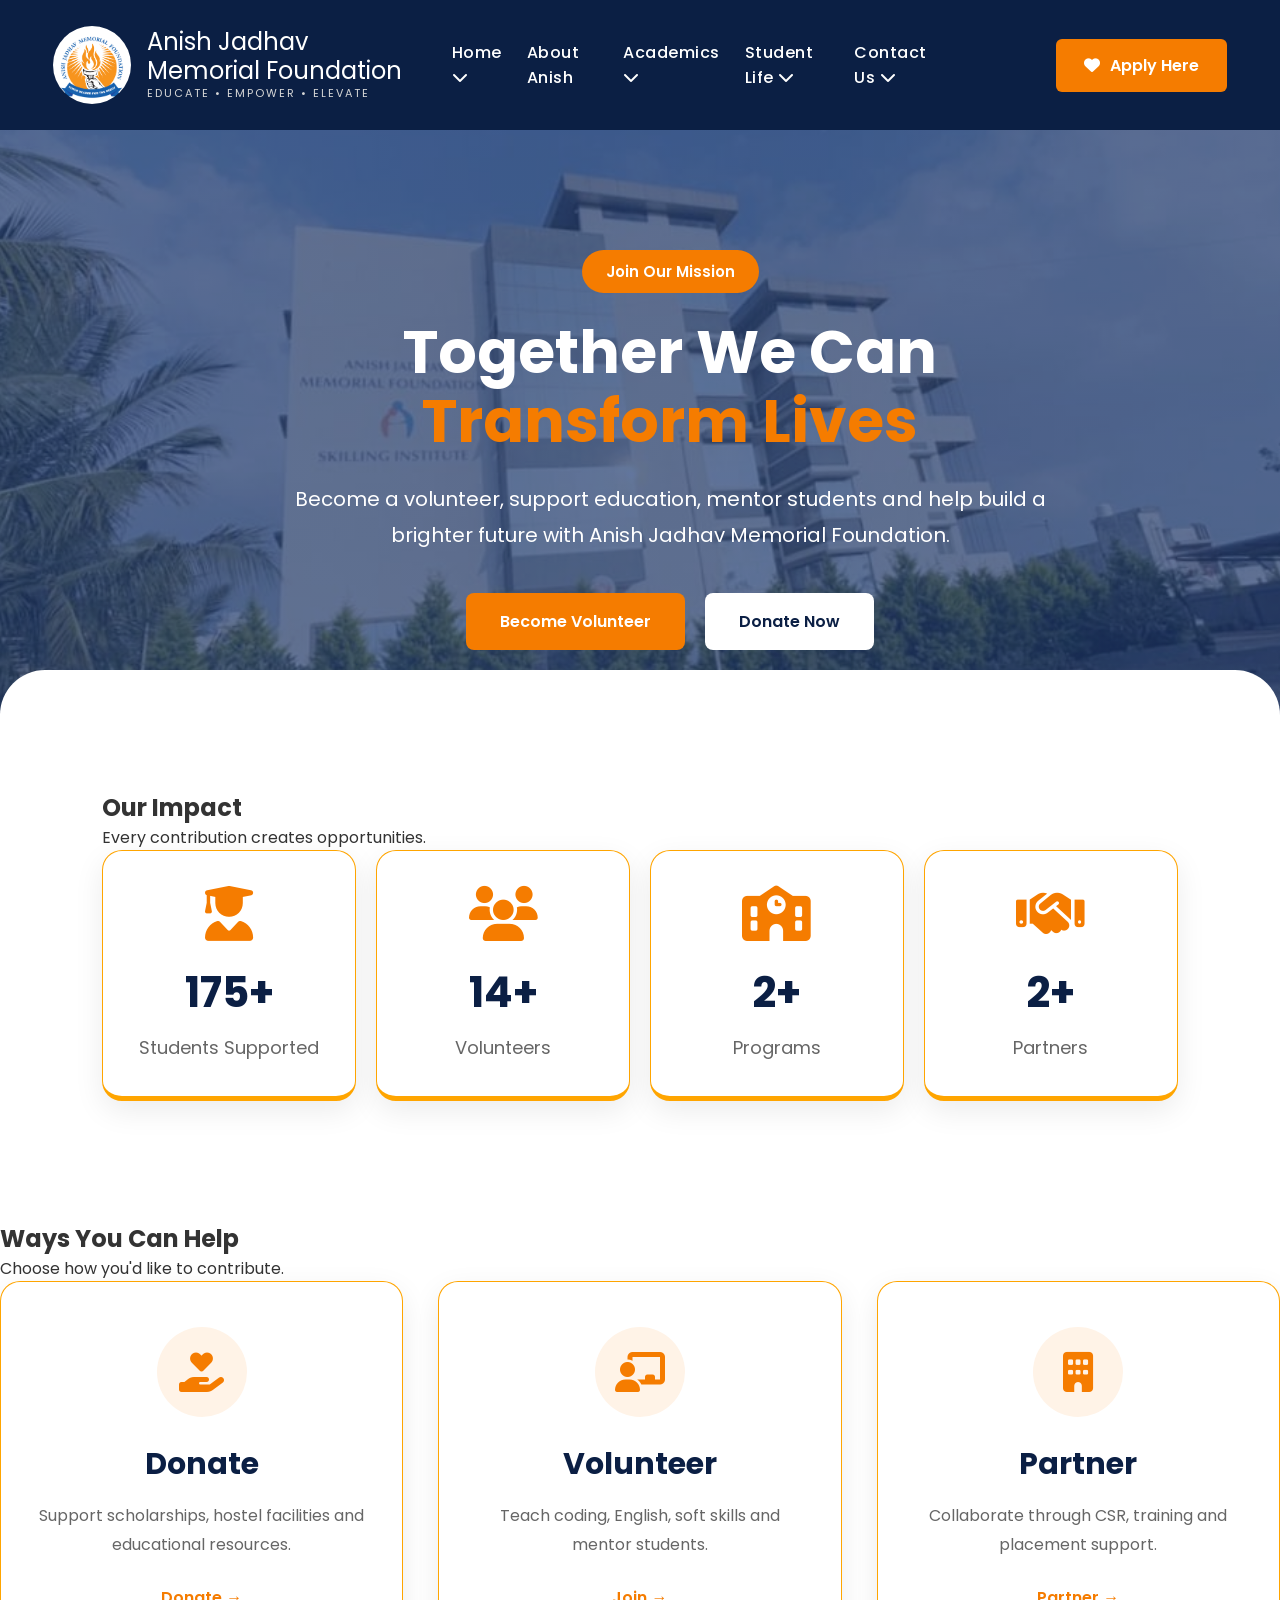
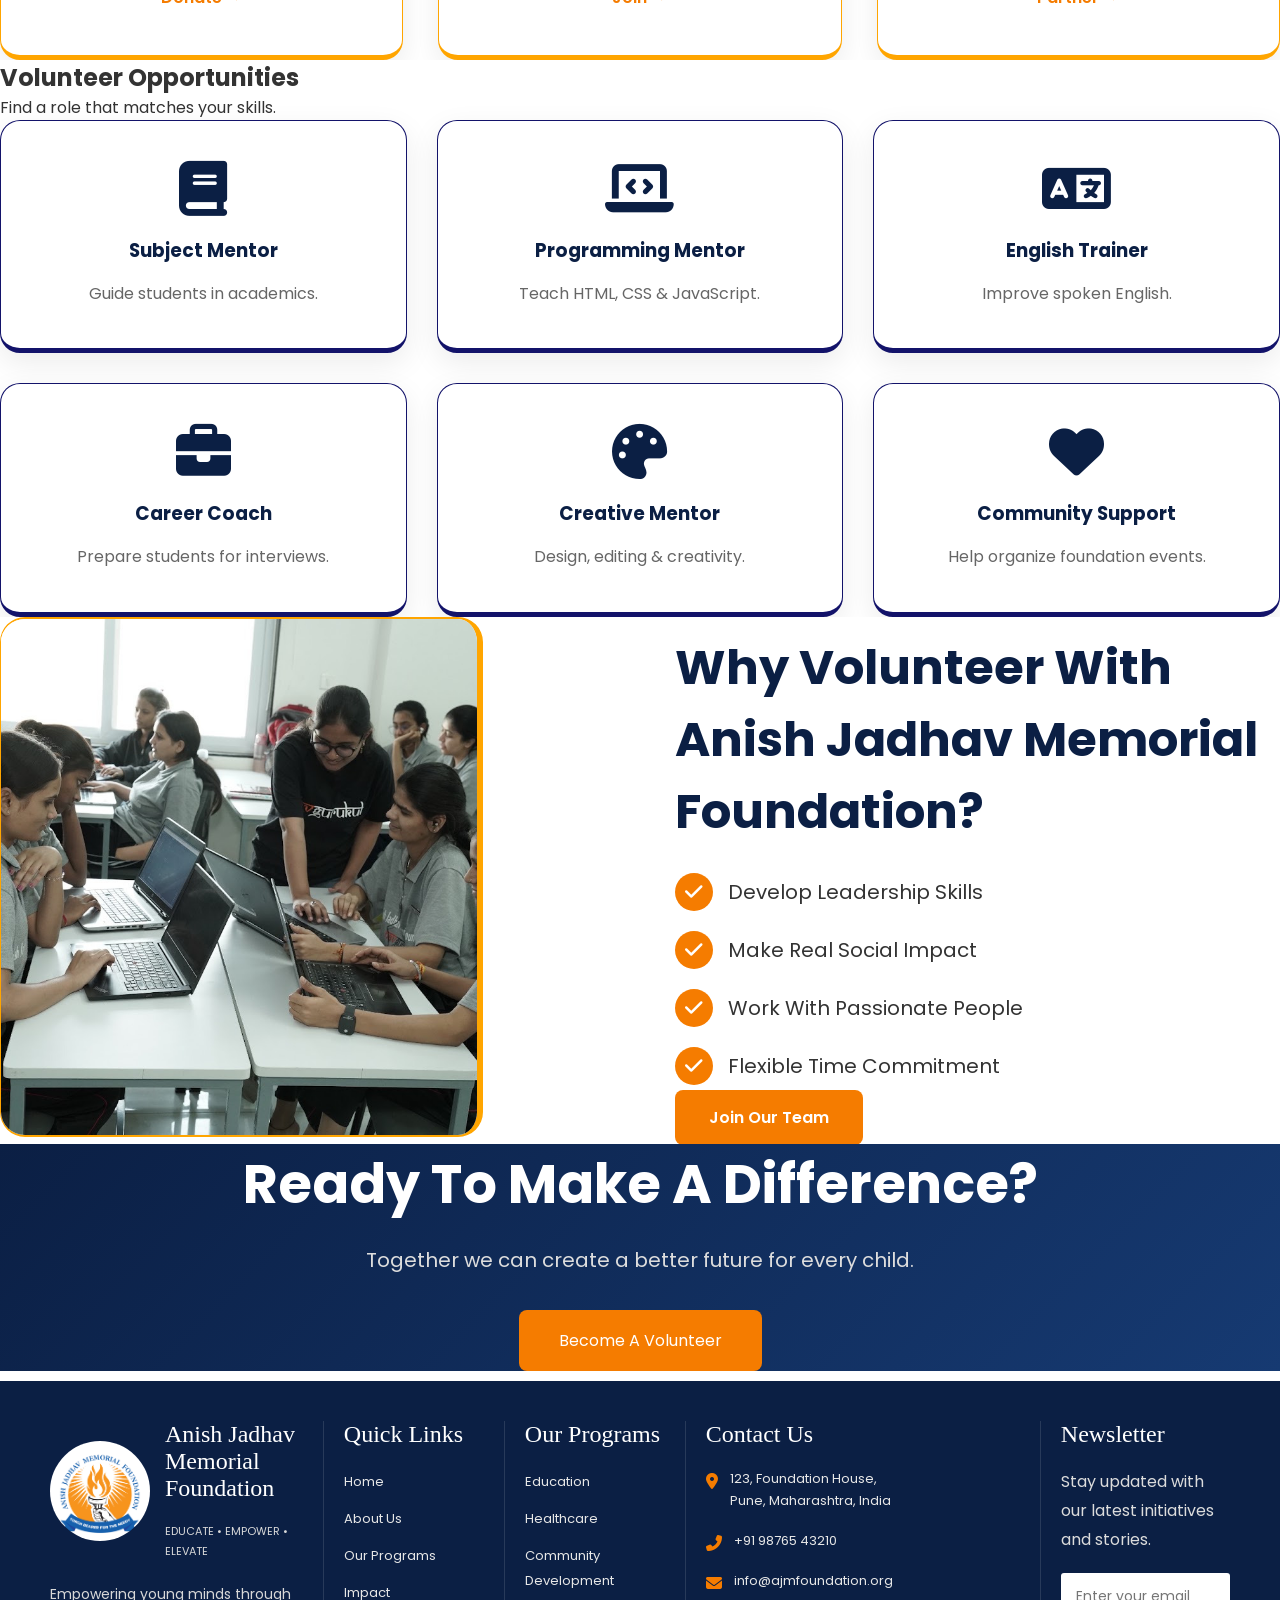
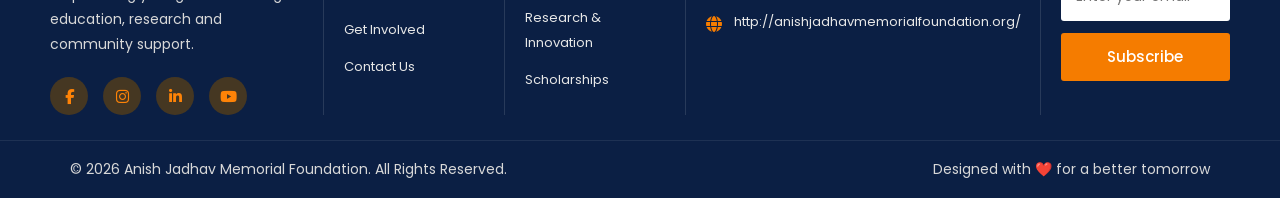
<file: contact.html>
<!DOCTYPE html>
<html lang="en">
<head>
    <meta charset="UTF-8">
    <meta name="viewport" content="width=device-width, initial-scale=1.0">
    <title>Anish Jadhav Memorial Foundation</title>

    <link rel="stylesheet" href="contact.css">

       <!-- Google Font -->
    <link href="https://fonts.googleapis.com/css2?family=Poppins:wght@300;400;500;600;700&display=swap" rel="stylesheet">

    <!-- Font Awesome -->
    <link rel="stylesheet"
    href="https://cdnjs.cloudflare.com/ajax/libs/font-awesome/6.5.1/css/all.min.css">
</head>
   
    <!---  HEADER  --->

    <header class="header">
        <div class="container">

            <div class="logo-area">

                <img src="logo.jpeg" alt="AJMF Logo">
 
                <div class="logo-content">
                    <h2>Anish Jadhav <br> Memorial Foundation</h2>
                    <p>EDUCATE • EMPOWER • ELEVATE</p>
                </div>
            </div>

            <!-- 1. HAMBURGER ICON (YAHAN ADD KIYA HAI - Mobile view ke liye 3 lines) -->
        <div class="hamburger-menu" id="hamburgerBtn">
            <i class="fa-solid fa-bars"></i>
        </div>

       <nav class="navbar" id="navMenu">
    <ul>

    <!-- HOME -->
    <li class="dropdown">
        <a href="index.html">
            Home <i class="fa-solid fa-chevron-down"></i>
        </a>

        <ul class="dropdown-menu">
            <li><a href="mission.html#mission">Mission & Vision</a></li>
        </ul>
    </li>

    <!-- ABOUT ANISH -->
    <li>
        <a href="About.html">About Anish</a>
    </li>

    <!-- ACADEMICS -->
    <li class="dropdown">
        <a href="#">
            Academics <i class="fa-solid fa-chevron-down"></i>
        </a>

        <ul class="dropdown-menu">
            <li><a href="programs.html">Our Programs</a></li>
            <li><a href="padagogy.html">Pedagogy</a></li>
            <li><a href="campusled.html">Student-Led Campus</a></li>
            <li><a href="A_day.html">A Day At Campus</a></li>
        </ul>
    </li>

    <!-- STUDENT LIFE -->
    <li class="dropdown">
        <a href="#">
            Student Life <i class="fa-solid fa-chevron-down"></i>
        </a>

        <ul class="dropdown-menu">
            <li><a href="gallery.html">Gallery</a></li>
            <li><a href="events.html">Events</a></li>
            <li><a href="facility.html">Campus & Facilities</a></li>
            <li><a href="success.html">Success Stories</a></li>
        </ul>
    </li>

    <!-- CONTACT -->
    <li class="dropdown">
        <a href="#">
            Contact Us <i class="fa-solid fa-chevron-down"></i>
        </a>

        <ul class="dropdown-menu">
            <li><a href="contact.html">Get Involved</a></li>
            <li><a href="apply.html">Apply Now</a></li>
            <li><a href="donate.html">Donate Now</a></li>
        </ul>
    </li>

</ul>

<!-- Apply Here button mobile menu ke andar bhi access ho payega -->

            <a href="https://admissions.navgurukul.org/students/" class="donate-btn mobile-only-btn">
                <i class="fa-solid fa-heart"></i>
                Apply Here
            </a>          
</nav>

<!-- Desktop Apply Button -->
        <a href="https://admissions.navgurukul.org/students/" class="donate-btn desktop-only-btn">
            <i class="fa-solid fa-heart"></i>
            Apply Here
        </a>


        </div>
    </header>



<!-- ================= HERO ================= -->

<section class="hero">

    <!-- Background Image -->
    <div class="hero-bg"></div>

    <!-- Dark Overlay -->
    <div class="hero-overlay"></div>

    <!-- Content -->
    <div class="hero-content">

        <span class="hero-tag">
            Join Our Mission
        </span>

        <h1>
            Together We Can <br>
            <span>Transform Lives</span>
        </h1>

        <p>
            Become a volunteer, support education,
            mentor students and help build a brighter
            future with Anish Jadhav Memorial Foundation.
        </p>

        <div class="hero-buttons">

            <a href="#" class="btn-orange">
                Become Volunteer
            </a>

            <a href="#" class="btn-white">
                Donate Now
            </a>

        </div>

    </div>

</section>


<div class="hero-space"></div>


<!-- ================= IMPACT ================= -->

<section class="impact">

<div class="section-title">

<h2>Our Impact</h2>

<p>
Every contribution creates opportunities.
</p>

</div>

<div class="impact-container">

<div class="impact-card">

<i class="fa-solid fa-user-graduate"></i>

<h3 class="counter" data-target="600">
0
</h3>

<p>Students Supported</p>

</div>


<div class="impact-card">

<i class="fa-solid fa-users"></i>

<h3 class="counter" data-target="50">
0
</h3>

<p>Volunteers</p>

</div>


<div class="impact-card">

<i class="fa-solid fa-school"></i>

<h3 class="counter" data-target="7">
0
</h3>

<p>Programs</p>

</div>


<div class="impact-card">

<i class="fa-solid fa-handshake"></i>

<h3 class="counter" data-target="10">
0
</h3>

<p>Partners</p>

</div>

</div>

</section>





<!-- ================= WAYS ================= -->

<section class="ways">

<div class="section-title">

<h2>Ways You Can Help</h2>

<p>
Choose how you'd like to contribute.
</p>

</div>


<div class="ways-container">


<div class="way-card">

<div class="icon">

<i class="fa-solid fa-hand-holding-heart"></i>

</div>

<h3>Donate</h3>

<p>

Support scholarships, hostel facilities
and educational resources.

</p>

<a href="#">
Donate →
</a>

</div>



<div class="way-card">

<div class="icon">

<i class="fa-solid fa-chalkboard-user"></i>

</div>

<h3>Volunteer</h3>

<p>

Teach coding, English,
soft skills and mentor students.

</p>

<a href="#">
Join →
</a>

</div>



<div class="way-card">

<div class="icon">

<i class="fa-solid fa-building"></i>

</div>

<h3>Partner</h3>

<p>

Collaborate through CSR,
training and placement support.

</p>

<a href="#">
Partner →
</a>

</div>

</div>

</section>






<!-- ================= VOLUNTEER ROLES ================= -->

<section class="roles">

<div class="section-title">

<h2>Volunteer Opportunities</h2>

<p>
Find a role that matches your skills.
</p>

</div>


<div class="roles-grid">

<div class="role-card">

<i class="fa-solid fa-book"></i>

<h3>Subject Mentor</h3>

<p>
Guide students in academics.
</p>

</div>



<div class="role-card">

<i class="fa-solid fa-laptop-code"></i>

<h3>Programming Mentor</h3>

<p>
Teach HTML, CSS & JavaScript.
</p>

</div>



<div class="role-card">

<i class="fa-solid fa-language"></i>

<h3>English Trainer</h3>

<p>
Improve spoken English.
</p>

</div>



<div class="role-card">

<i class="fa-solid fa-briefcase"></i>

<h3>Career Coach</h3>

<p>
Prepare students for interviews.
</p>

</div>



<div class="role-card">

<i class="fa-solid fa-palette"></i>

<h3>Creative Mentor</h3>

<p>
Design, editing & creativity.
</p>

</div>



<div class="role-card">

<i class="fa-solid fa-heart"></i>

<h3>Community Support</h3>

<p>
Help organize foundation events.
</p>

</div>

</div>

</section>






<!-- ================= WHY JOIN ================= -->

<section class="why-join">

<div class="why-image">

<img src="valunteer.jpeg" alt="Volunteer">

</div>


<div class="why-content">

<h2>

Why Volunteer
With Anish Jadhav Memorial Foundation?

</h2>

<ul>

<li>
<i class="fa-solid fa-check"></i>

Develop Leadership Skills

</li>

<li>

<i class="fa-solid fa-check"></i>

Make Real Social Impact

</li>

<li>

<i class="fa-solid fa-check"></i>

Work With Passionate People

</li>

<li>

<i class="fa-solid fa-check"></i>

Flexible Time Commitment

</li>

</ul>

<a href="#"
class="btn-orange">

Join Our Team

</a>

</div>

</section>






<!-- ================= CTA ================= -->

<section class="cta">

<h2>

Ready To Make
A Difference?

</h2>

<p>

Together we can create
a better future for every child.

</p>

<a href="#">
Become A Volunteer
</a>

</section>



<!-- ================= FOOTER ================= -->

    <footer class="footer">
    <div class="footer-container">

        <!-- Column 1 -->
        <div class="footer-col foundation">
            <div class="logo-box">
                <img src="../logo.jpeg" alt="AJMF Logo">

          <div class="footer-logo-content">

        <h3>Anish Jadhav <br> Memorial Foundation</h3>

        <h5>EDUCATE • EMPOWER • ELEVATE</h5>

    </div>

            </div>

            <p class="foundation-text">
                Empowering young minds through education,
                research and community support.
            </p>

            <div class="social-icons">
                <a href="#"><i class="fab fa-facebook-f"></i></a>
                <a href="#"><i class="fab fa-instagram"></i></a>
                <a href="#"><i class="fab fa-linkedin-in"></i></a>
                <a href="#"><i class="fab fa-youtube"></i></a>
            </div>
        </div>

        <!-- Column 2 -->
        <div class="footer-col">
            <h3>Quick Links</h3>

            <ul>
                <li><a href="#">Home</a></li>
                <li><a href="#">About Us</a></li>
                <li><a href="#">Our Programs</a></li>
                <li><a href="#">Impact</a></li>
                <li><a href="#">Get Involved</a></li>
                <li><a href="#">Contact Us</a></li>
            </ul>
        </div>

        <!-- Column 3 -->
        <div class="footer-col">
            <h3>Our Programs</h3>

            <ul>
                <li><a href="#">Education</a></li>
                <li><a href="#">Healthcare</a></li>
                <li><a href="#">Community Development</a></li>
                <li><a href="#">Research & Innovation</a></li>
                <li><a href="#">Scholarships</a></li>
            </ul>
        </div>

        <!-- Column 4 -->
        <div class="footer-col contact">
            <h3>Contact Us</h3>

            <p>
                <i class="fas fa-map-marker-alt"></i>
                123, Foundation House,<br>
                Pune, Maharashtra, India
            </p>

            <p>
                <i class="fas fa-phone-alt"></i>
                +91 98765 43210
            </p>

            <p>
                <i class="fas fa-envelope"></i>
                info@ajmfoundation.org
            </p>

            <p>
                <i class="fas fa-globe"></i>
                http://anishjadhavmemorialfoundation.org/
            </p> 
        </div>

        <!-- Column 5 -->
        <div class="footer-col newsletter">
            <h3>Newsletter</h3>

            <p>
                Stay updated with our latest
                initiatives and stories.
            </p>

            <form>
                <input
                    type="email"
                    placeholder="Enter your email"
                >
                <button type="submit">
                    Subscribe
                </button>
            </form>
        </div>

    </div>

    <div class="footer-bottom">
        <p>
            © 2026 Anish Jadhav Memorial Foundation.
            All Rights Reserved.
        </p>

        <p>
            Designed with ❤️ for a better tomorrow
        </p>
    </div>
</footer>


<script src="contact.js"></script>

</body>
</html>
</file>
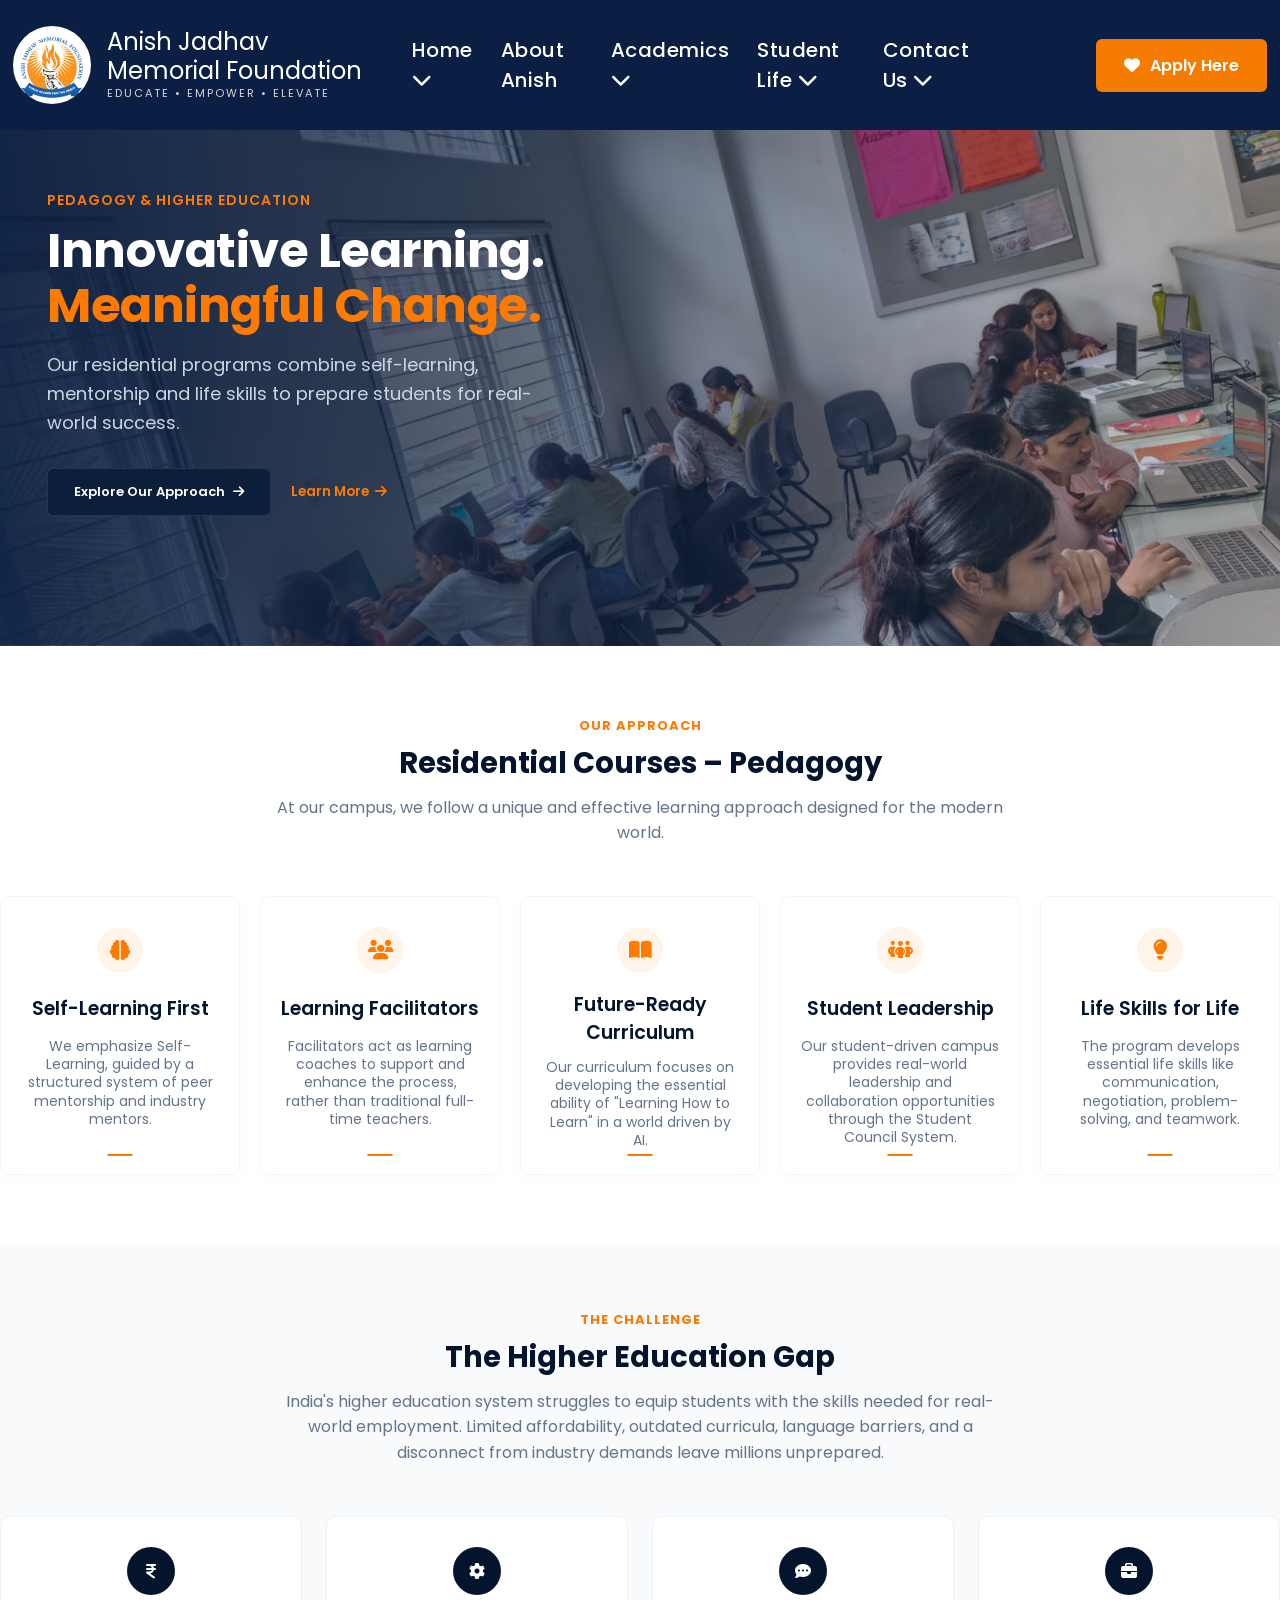
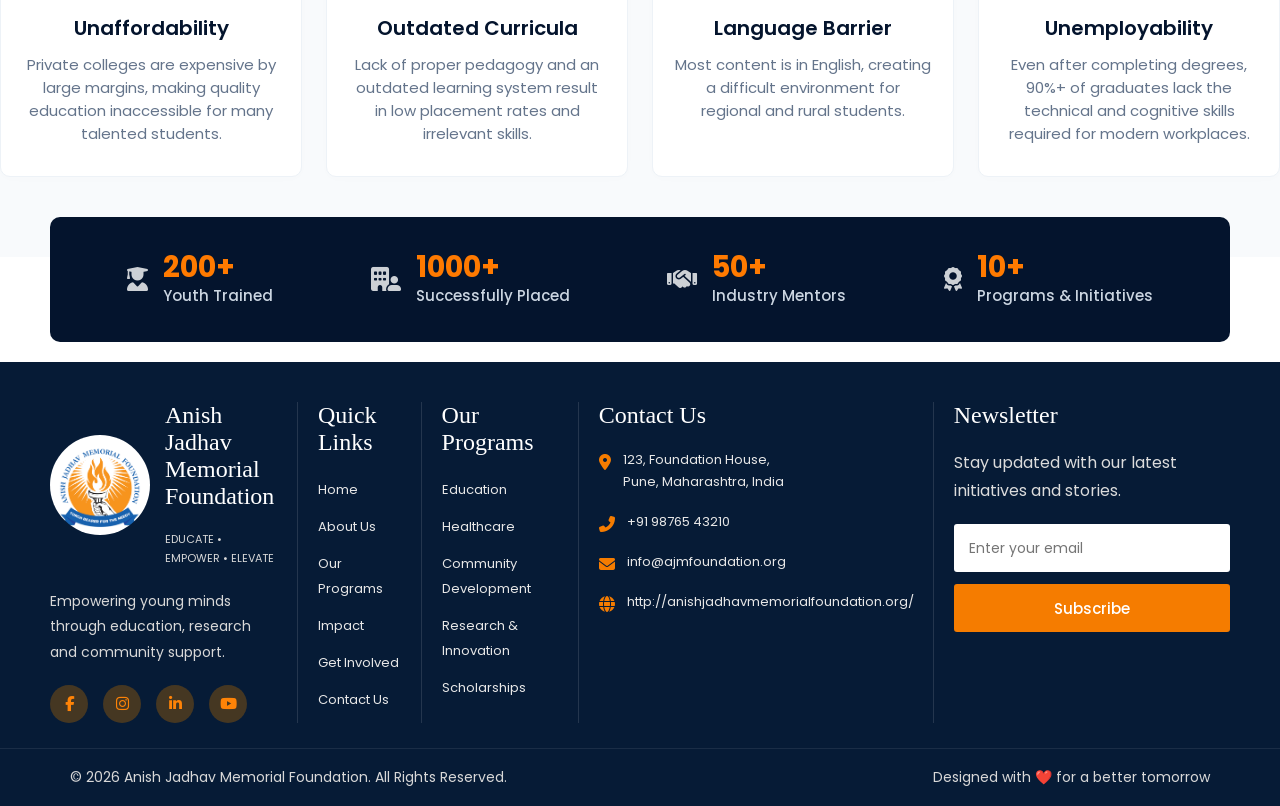
<file: padagogy.html>
<!DOCTYPE html>
<html lang="en">
<head>
    <meta charset="UTF-8">
    <meta name="viewport" content="width=device-width, initial-scale=1.0">
    <title>Anish Jadhav Memorial Foundation</title>

    <link rel="stylesheet" href="padagogy.css">

       <!-- Google Font -->
    <link href="https://fonts.googleapis.com/css2?family=Poppins:wght@300;400;500;600;700&display=swap" rel="stylesheet">

    <!-- Font Awesome -->
    <link rel="stylesheet"
    href="https://cdnjs.cloudflare.com/ajax/libs/font-awesome/6.5.1/css/all.min.css">
</head>
   
    <!---  HEADER  --->

    <header class="header">
        <div class="container">

            <div class="logo-area">

                <img src="logo.jpeg" alt="AJMF Logo">
 
                <div class="logo-content">
                    <h2>Anish Jadhav <br> Memorial Foundation</h2>
                    <p>EDUCATE • EMPOWER • ELEVATE</p>
                </div>
            </div>

            <!-- 1. HAMBURGER ICON (YAHAN ADD KIYA HAI - Mobile view ke liye 3 lines) -->
        <div class="hamburger-menu" id="hamburgerBtn">
            <i class="fa-solid fa-bars"></i>
        </div>

       <nav class="navbar" id="navMenu">
    <ul>

    <!-- HOME -->
    <li class="dropdown">
        <a href="index.html">
            Home <i class="fa-solid fa-chevron-down"></i>
        </a>

        <ul class="dropdown-menu">
            <li><a href="mission.html#mission">Mission & Vision</a></li>
        </ul>
    </li>

    <!-- ABOUT ANISH -->
    <li>
        <a href="About.html">About Anish</a>
    </li>

    <!-- ACADEMICS -->
    <li class="dropdown">
        <a href="#">
            Academics <i class="fa-solid fa-chevron-down"></i>
        </a>

        <ul class="dropdown-menu">
            <li><a href="programs.html">Our Programs</a></li>
            <li><a href="padagogy.html">Pedagogy</a></li>
            <li><a href="campusled.html">Student-Led Campus</a></li>
            <li><a href="A_day.html">A Day At Campus</a></li>
        </ul>
    </li>

    <!-- STUDENT LIFE -->
    <li class="dropdown">
        <a href="#">
            Student Life <i class="fa-solid fa-chevron-down"></i>
        </a>

        <ul class="dropdown-menu">
            <li><a href="gallery.html">Gallery</a></li>
            <li><a href="events.html">Events</a></li>
            <li><a href="facility.html">Campus & Facilities</a></li>
            <li><a href="success.html">Success Stories</a></li>
        </ul>
    </li>

    <!-- CONTACT -->
    <li class="dropdown">
        <a href="#">
            Contact Us <i class="fa-solid fa-chevron-down"></i>
        </a>

        <ul class="dropdown-menu">
            <li><a href="contact.html">Get Involved</a></li>
            <li><a href="apply.html">Apply Now</a></li>
            <li><a href="donate.html">Donate Now</a></li>
        </ul>
    </li>

</ul>

<!-- Apply Here button mobile menu ke andar bhi access ho payega -->

            <a href="https://admissions.navgurukul.org/students/" class="donate-btn mobile-only-btn">
                <i class="fa-solid fa-heart"></i>
                Apply Here
            </a>          
</nav>

<!-- Desktop Apply Button -->
        <a href="https://admissions.navgurukul.org/students/" class="donate-btn desktop-only-btn">
            <i class="fa-solid fa-heart"></i>
            Apply Here
        </a>


        </div>
    </header>
   

<!--================ HERO ================-->

<section class="hero-pedagogy-section">

        <div class="hero-wrapper-grid">

            <div class="hero-info-left">

                <span class="hero-tagline">PEDAGOGY & HIGHER EDUCATION</span>

                <h1 class="hero-display-title">
                    Innovative Learning.<br>
                    <span class="orange-text">Meaningful Change.</span>
                </h1>
                <p class="hero-description-para">
                    Our residential programs combine self-learning, mentorship and life skills to prepare students for real-world success.
                </p>
                <div class="hero-cta-flex-row">
                    <a href="#" class="btn-dark-pill">Explore Our Approach <i class="fa-solid fa-arrow-right"></i></a>
                    <a href="#" class="btn-link-orange">Learn More <i class="fa-solid fa-arrow-right"></i></a>
                </div>
            </div>
        
        </div>
        <!-- <div class="wave-divider-bottom">
            <svg data-name="Layer 1" xmlns="http://www.w3.org/2000/svg" viewBox="0 0 1200 120" preserveAspectRatio="none">
                <path d="M0,0V46.29c47.79,22.2,103.59,32.17,158,28,70.36-5.37,136.33-33.31,206.8-37.5C438.64,32.43,512.34,53.67,583,72.05c69.27,18,138.3,24.88,209.4,13.08,36.15-6,69.85-17.84,104.45-29.34C989.49,25,1113-14.29,1200,42.4V0Z" class="shape-fill"></path>
            </svg> -->
        </div>
    </section>



<!--=========================
        CHALLENGE
==========================-->

<section class="residential-pedagogy-section">
        <div class="global-container">
            <div class="centered-section-heading">
                <span class="section-micro-tag">OUR APPROACH</span>
                <h2>Residential Courses – Pedagogy</h2>
                <p>At our campus, we follow a unique and effective learning approach designed for the modern world.</p>
            </div>

            <div class="five-columns-row-grid">
                
                <div class="approach-pillar-card">
                    <div class="pillar-icon-box orange-bg">
                        <i class="fa-solid fa-brain"></i>
                    </div>
                    <h3>Self-Learning First</h3>
                    <p>We emphasize Self-Learning, guided by a structured system of peer mentorship and industry mentors.</p>
                    <div class="card-bottom-accent-line"></div>
                </div>

                <div class="approach-pillar-card">
                    <div class="pillar-icon-box orange-bg">
                        <i class="fa-solid fa-users"></i>
                    </div>
                    <h3>Learning Facilitators</h3>
                    <p>Facilitators act as learning coaches to support and enhance the process, rather than traditional full-time teachers.</p>
                    <div class="card-bottom-accent-line"></div>
                </div>

                <div class="approach-pillar-card">
                    <div class="pillar-icon-box orange-bg">
                        <i class="fa-solid fa-book-open"></i>
                    </div>
                    <h3>Future-Ready Curriculum</h3>
                    <p>Our curriculum focuses on developing the essential ability of "Learning How to Learn" in a world driven by AI.</p>
                    <div class="card-bottom-accent-line"></div>
                </div>

                <div class="approach-pillar-card">
                    <div class="pillar-icon-box orange-bg">
                        <i class="fa-solid fa-people-group"></i>
                    </div>
                    <h3>Student Leadership</h3>
                    <p>Our student-driven campus provides real-world leadership and collaboration opportunities through the Student Council System.</p>
                    <div class="card-bottom-accent-line"></div>
                </div>

                <div class="approach-pillar-card">
                    <div class="pillar-icon-box orange-bg">
                        <i class="fa-solid fa-lightbulb"></i>
                    </div>
                    <h3>Life Skills for Life</h3>
                    <p>The program develops essential life skills like communication, negotiation, problem-solving, and teamwork.</p>
                    <div class="card-bottom-accent-line"></div>
                </div>

            </div>
        </div>
    </section>

<!------------- The challenge -------------->

    <section class="education-gap-section">
        <div class="global-container">
            <div class="centered-section-heading">
                <span class="section-micro-tag">THE CHALLENGE</span>
                <h2>The Higher Education Gap</h2>
                <p>India's higher education system struggles to equip students with the skills needed for real-world employment. Limited affordability, outdated curricula, language barriers, and a disconnect from industry demands leave millions unprepared.</p>
            </div>

            <div class="four-columns-gap-grid">
                
                <div class="gap-metric-card">
                    <div class="gap-icon-sphere blue-bg">
                        <i class="fa-solid fa-indian-rupee-sign"></i>
                    </div>
                    <h3>Unaffordability</h3>
                    <p>Private colleges are expensive by large margins, making quality education inaccessible for many talented students.</p>
                </div>

                <div class="gap-metric-card">
                    <div class="gap-icon-sphere blue-bg">
                        <i class="fa-solid fa-gear"></i>
                    </div>
                    <h3>Outdated Curricula</h3>
                    <p>Lack of proper pedagogy and an outdated learning system result in low placement rates and irrelevant skills.</p>
                </div>

                <div class="gap-metric-card">
                    <div class="gap-icon-sphere blue-bg">
                        <i class="fa-solid fa-comment-dots"></i>
                    </div>
                    <h3>Language Barrier</h3>
                    <p>Most content is in English, creating a difficult environment for regional and rural students.</p>
                </div>

                <div class="gap-metric-card">
                    <div class="gap-icon-sphere blue-bg">
                        <i class="fa-solid fa-briefcase"></i>
                    </div>
                    <h3>Unemployability</h3>
                    <p>Even after completing degrees, 90%+ of graduates lack the technical and cognitive skills required for modern workplaces.</p>
                </div>

            </div>
        </div>
    </section>
    
<!--========================
        COUNTER
=========================-->

<section class="impact-ribbon-bar-section">
        <div class="global-container ribbon-flex-container">
            <div class="ribbon-metric-item">
                <div class="ribbon-icon-circle"><i class="fa-solid fa-user-graduate"></i></div>
                <div class="ribbon-text-data">
                    <h3>200+</h3>
                    <p>Youth Trained</p>
                </div>
            </div>
            <div class="ribbon-metric-item">
                <div class="ribbon-icon-circle"><i class="fa-solid fa-building-user"></i></div>
                <div class="ribbon-text-data">
                    <h3>1000+</h3>
                    <p>Successfully Placed</p>
                </div>
            </div>
            <div class="ribbon-metric-item">
                <div class="ribbon-icon-circle"><i class="fa-solid fa-handshake"></i></div>
                <div class="ribbon-text-data">
                    <h3>50+</h3>
                    <p>Industry Mentors</p>
                </div>
            </div>
            <div class="ribbon-metric-item">
                <div class="ribbon-icon-circle"><i class="fa-solid fa-award"></i></div>
                <div class="ribbon-text-data">
                    <h3>10+</h3>
                    <p>Programs & Initiatives</p>
                </div>
            </div>
        </div>
    </section>

<!-- ================= FOOTER ================= -->

    <footer class="footer">
    <div class="footer-container">

        <!-- Column 1 -->
        <div class="footer-col foundation">
            <div class="logo-box">
                <img src="logo.jpeg" alt="AJMF Logo">

          <div class="footer-logo-content">

        <h3>Anish Jadhav <br> Memorial Foundation</h3>

        <h5>EDUCATE • EMPOWER • ELEVATE</h5>

    </div>

            </div>

            <p class="foundation-text">
                Empowering young minds through education,
                research and community support.
            </p>

            <div class="social-icons">
                <a href="#"><i class="fab fa-facebook-f"></i></a>
                <a href="#"><i class="fab fa-instagram"></i></a>
                <a href="#"><i class="fab fa-linkedin-in"></i></a>
                <a href="#"><i class="fab fa-youtube"></i></a>
            </div>
        </div>

        <!-- Column 2 -->
        <div class="footer-col">
            <h3>Quick Links</h3>

            <ul>
                <li><a href="#">Home</a></li>
                <li><a href="#">About Us</a></li>
                <li><a href="#">Our Programs</a></li>
                <li><a href="#">Impact</a></li>
                <li><a href="#">Get Involved</a></li>
                <li><a href="#">Contact Us</a></li>
            </ul>
        </div>

        <!-- Column 3 -->
        <div class="footer-col">
            <h3>Our Programs</h3>

            <ul>
                <li><a href="#">Education</a></li>
                <li><a href="#">Healthcare</a></li>
                <li><a href="#">Community Development</a></li>
                <li><a href="#">Research & Innovation</a></li>
                <li><a href="#">Scholarships</a></li>
            </ul>
        </div>

        <!-- Column 4 -->
        <div class="footer-col contact">
            <h3>Contact Us</h3>

            <p>
                <i class="fas fa-map-marker-alt"></i>
                123, Foundation House,<br>
                Pune, Maharashtra, India
            </p>

            <p>
                <i class="fas fa-phone-alt"></i>
                +91 98765 43210
            </p>

            <p>
                <i class="fas fa-envelope"></i>
                info@ajmfoundation.org
            </p>

            <p>
                <i class="fas fa-globe"></i>
                http://anishjadhavmemorialfoundation.org/
            </p> 
        </div>

        <!-- Column 5 -->
        <div class="footer-col newsletter">
            <h3>Newsletter</h3>

            <p>
                Stay updated with our latest
                initiatives and stories.
            </p>

            <form>
                <input
                    type="email"
                    placeholder="Enter your email"
                >
                <button type="submit">
                    Subscribe
                </button>
            </form>
        </div>

    </div>

    <div class="footer-bottom">
        <p>
            © 2026 Anish Jadhav Memorial Foundation.
            All Rights Reserved.
        </p>

        <p>
            Designed with ❤️ for a better tomorrow
        </p>
    </div>
</footer>

 <script>
        document.addEventListener('DOMContentLoaded', () => {
    const hamburgerBtn = document.getElementById('hamburgerBtn');
    const navMenu = document.getElementById('navMenu');

    if (hamburgerBtn && navMenu) {
        hamburgerBtn.addEventListener('click', () => {
            navMenu.classList.toggle('is-active');

            // Icon ko ☰ se ✕ mein change karne ke liye
            const icon = hamburgerBtn.querySelector('i');
            if (icon) {
                icon.classList.toggle('fa-bars');
                icon.classList.toggle('fa-xmark');
            }
        });
    }
});
    </script>

</body>

</html>
</file>
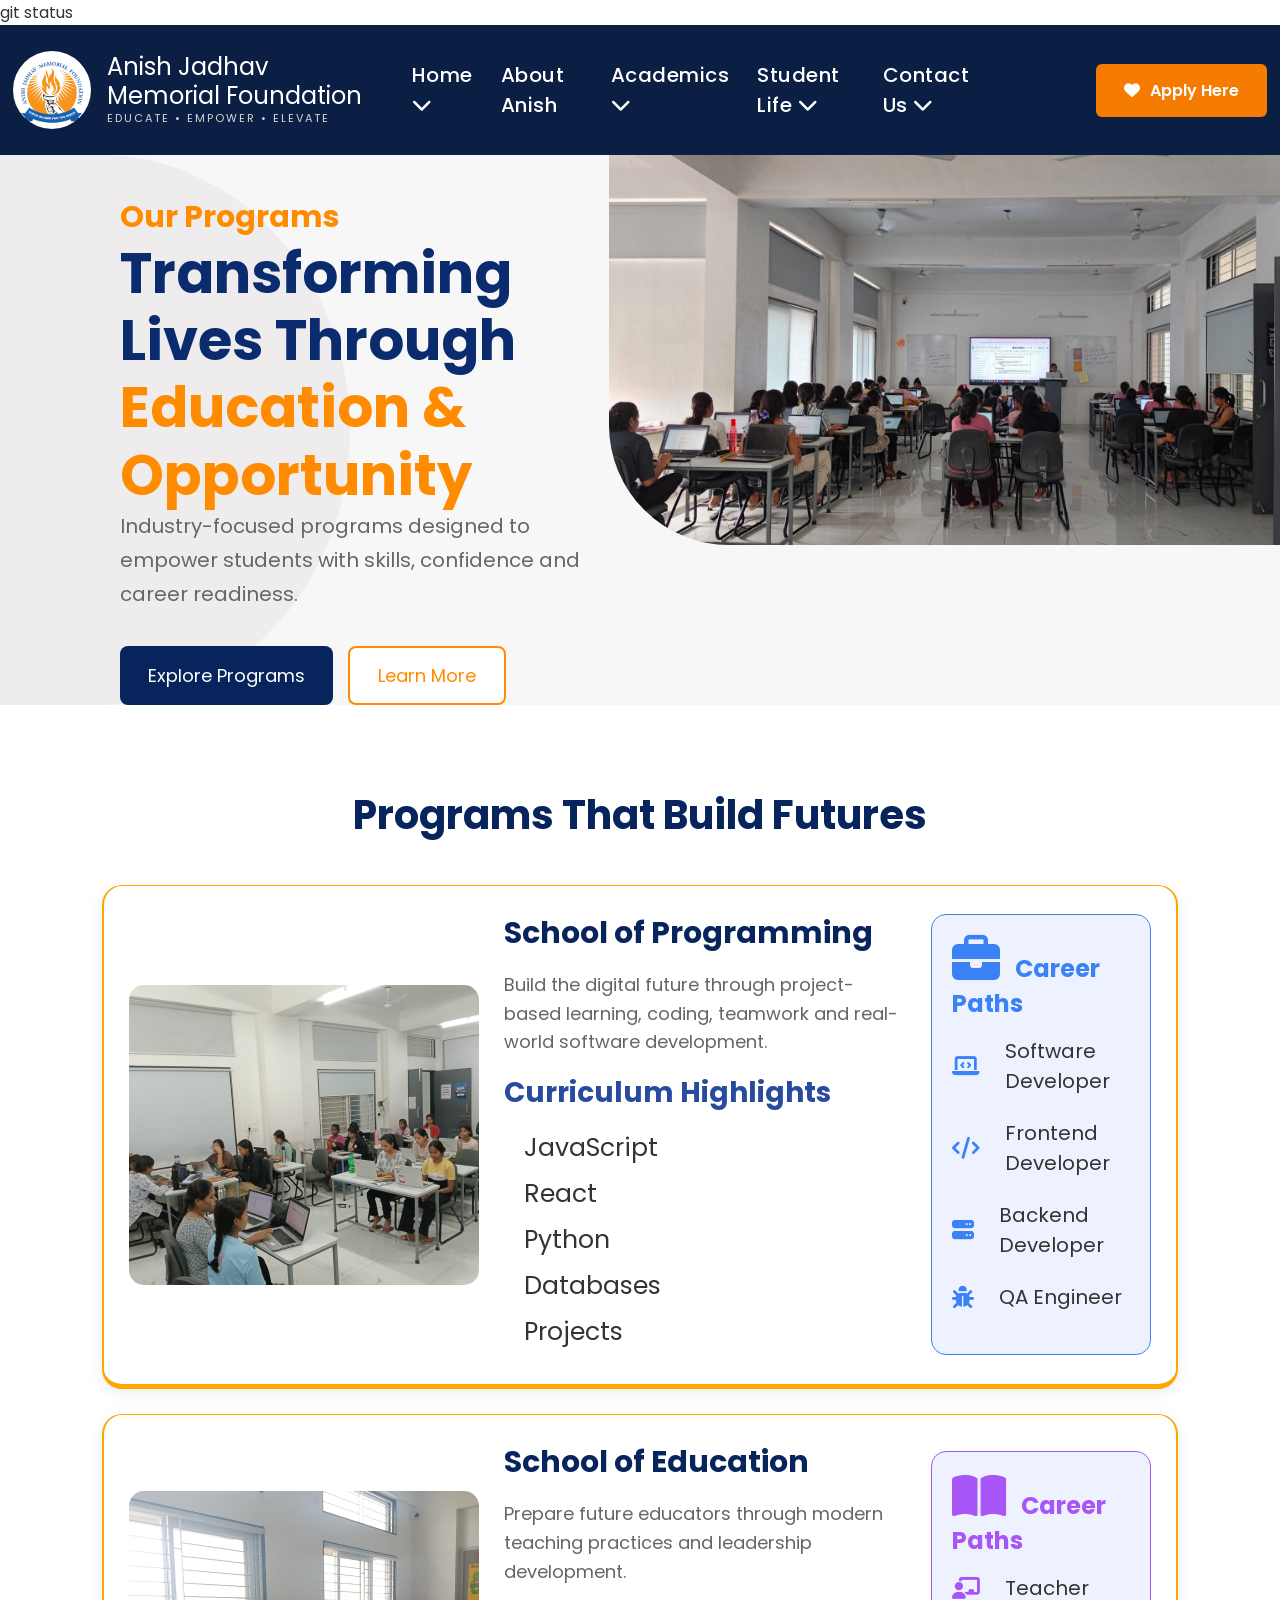
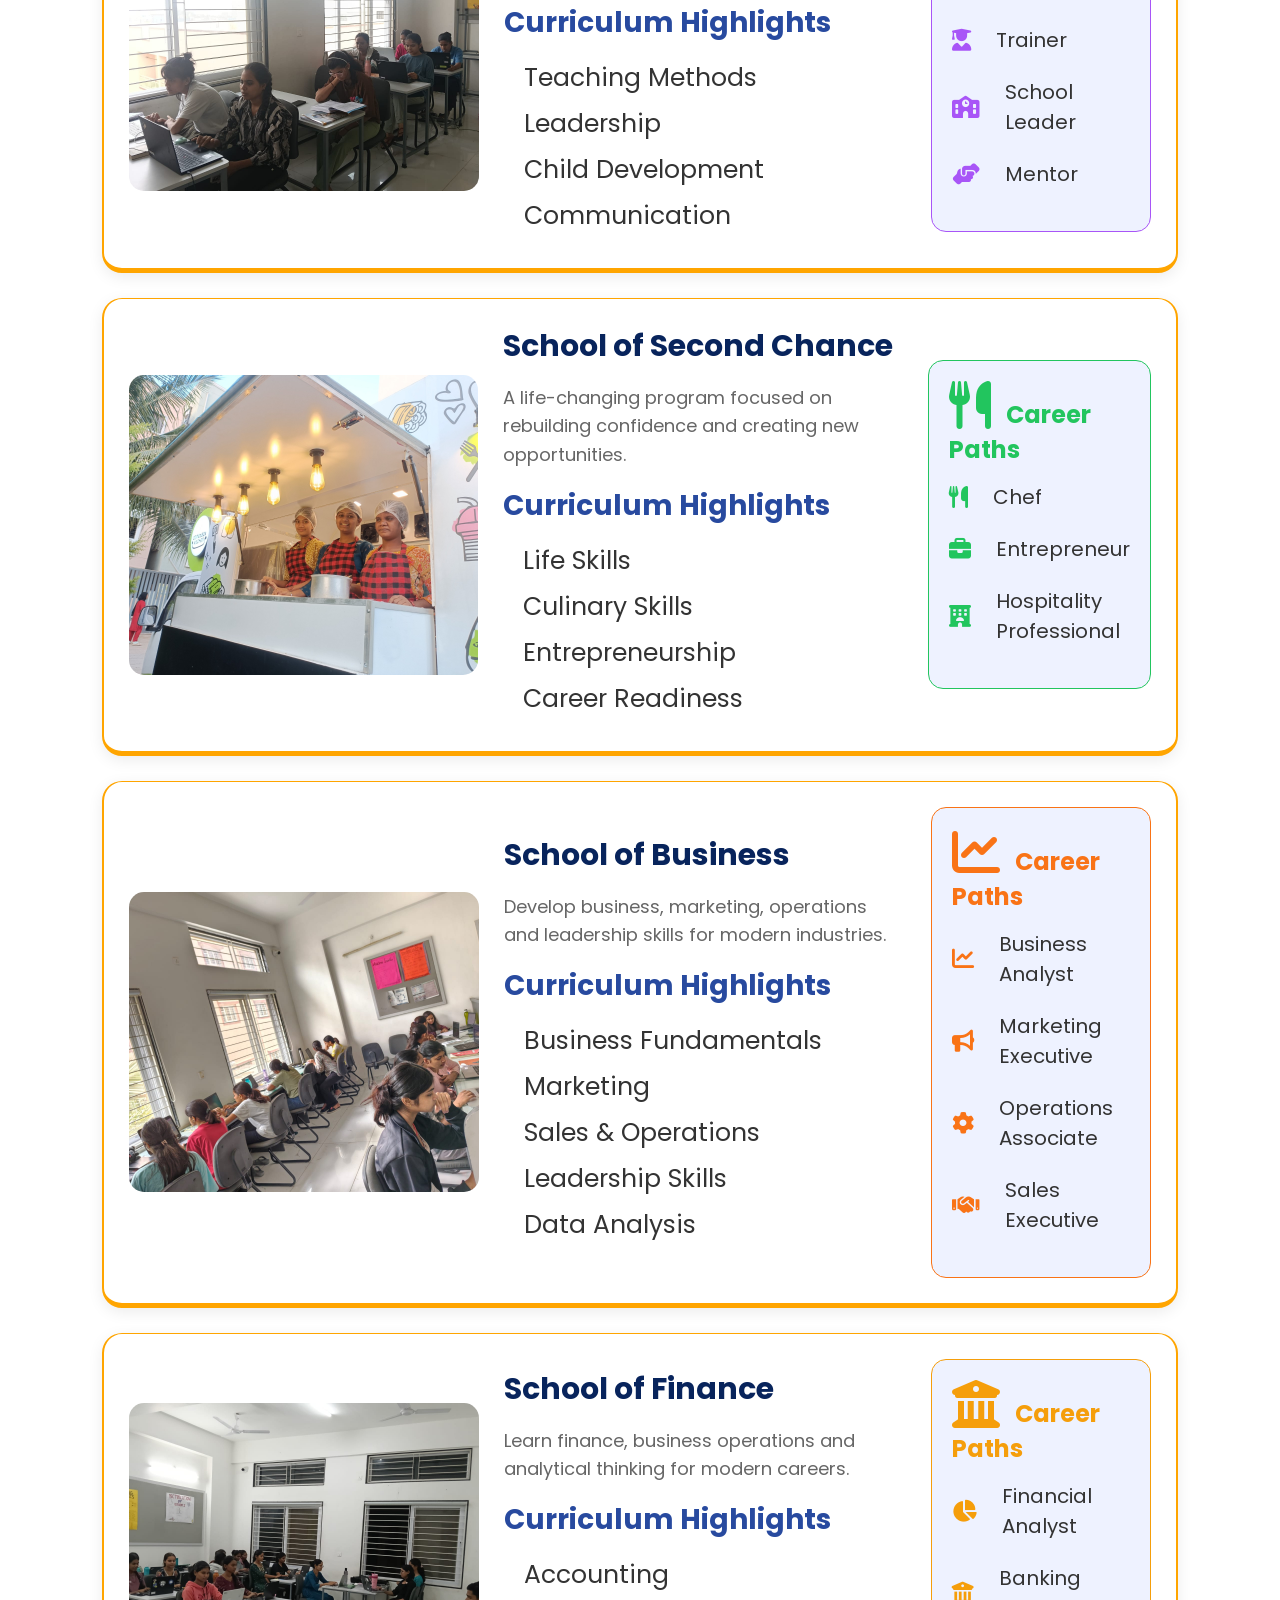
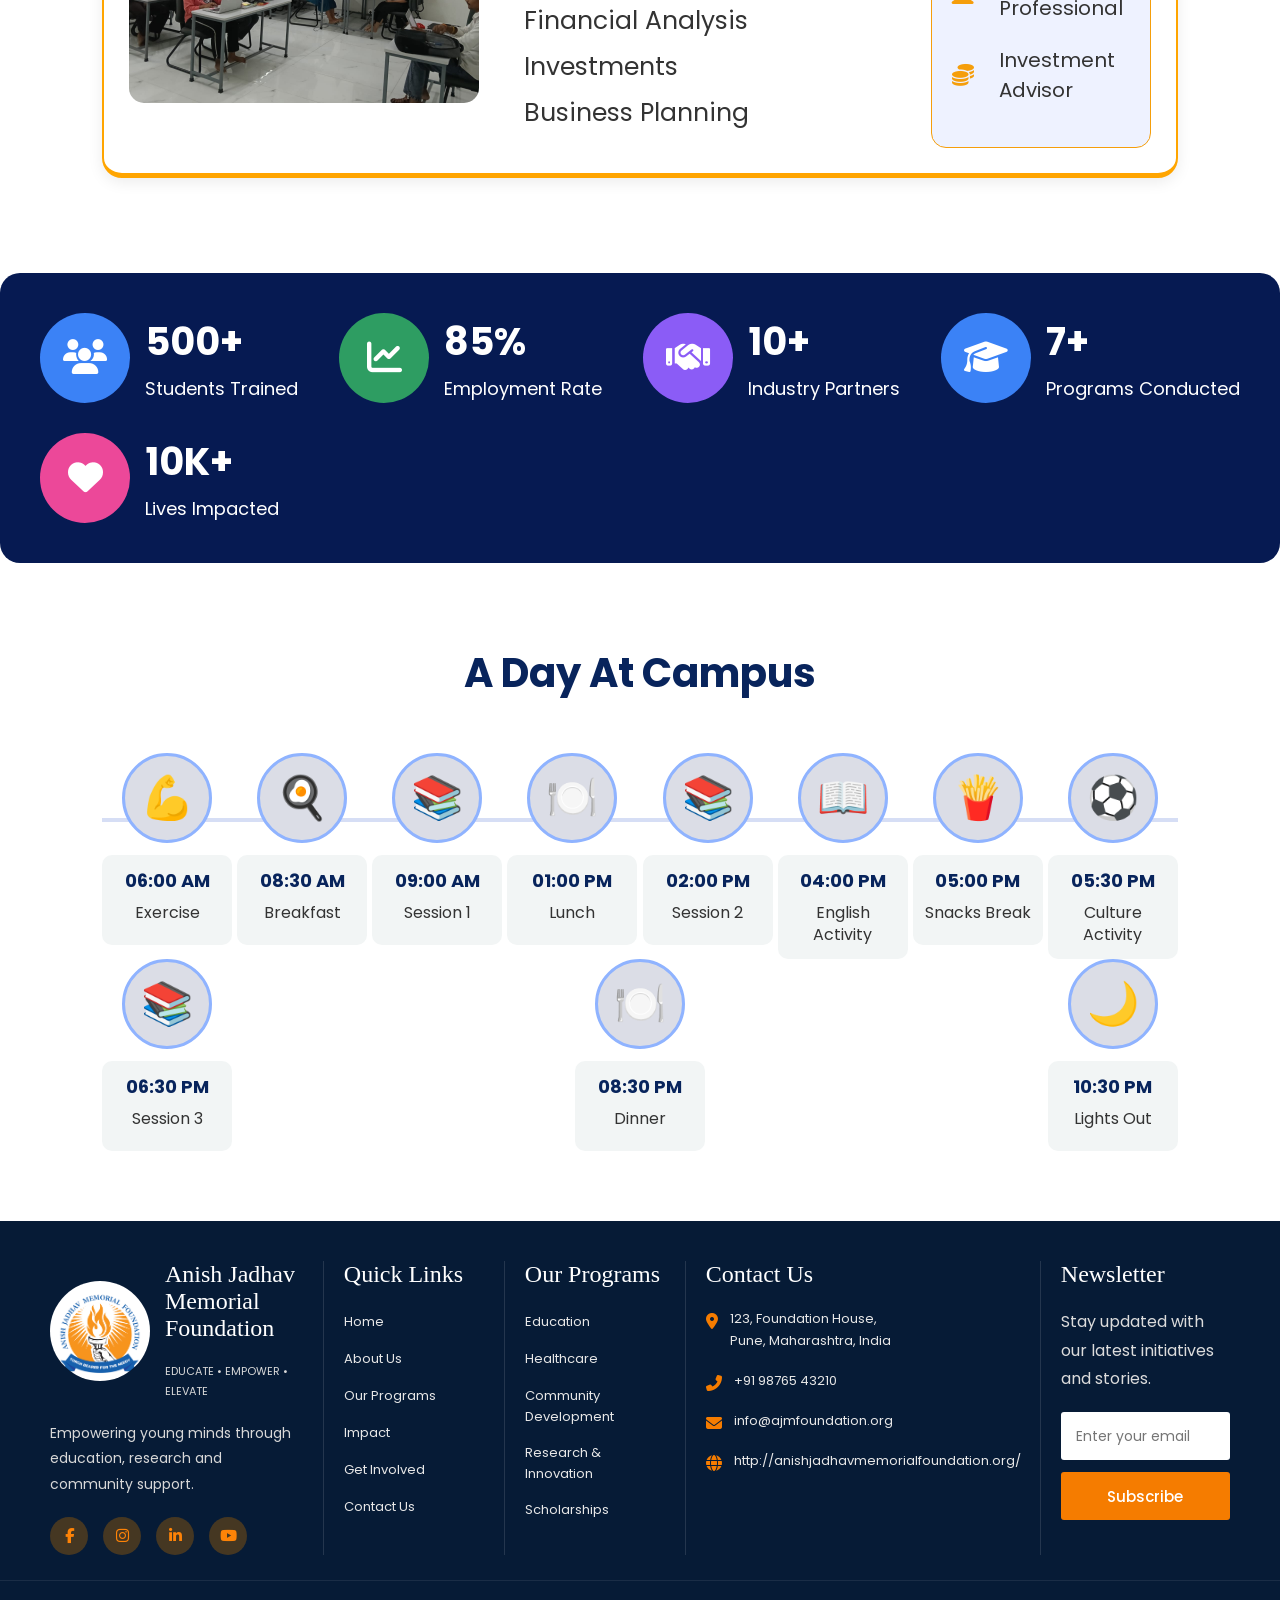
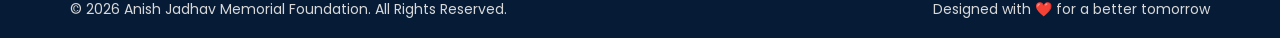
<file: programs.html>
git status<!DOCTYPE html>
<html lang="en">
<head>
    <meta charset="UTF-8">
    <meta name="viewport" content="width=device-width, initial-scale=1.0">
    <title>Anish Jadhav Memorial Foundation</title>

    <link rel="stylesheet" href="programs.css">

       <!-- Google Font -->
    <link href="https://fonts.googleapis.com/css2?family=Poppins:wght@300;400;500;600;700&display=swap" rel="stylesheet">

    <!-- Font Awesome -->
    <link rel="stylesheet"
    href="https://cdnjs.cloudflare.com/ajax/libs/font-awesome/6.5.1/css/all.min.css">
</head>
   
    <!---  HEADER  --->

    <header class="header">
        <div class="container">

            <div class="logo-area">

                <img src="logo.jpeg" alt="AJMF Logo">
 
                <div class="logo-content">
                    <h2>Anish Jadhav <br> Memorial Foundation</h2>
                    <p>EDUCATE • EMPOWER • ELEVATE</p>
                </div>
            </div>

            <!-- 1. HAMBURGER ICON (YAHAN ADD KIYA HAI - Mobile view ke liye 3 lines) -->
        <div class="hamburger-menu" id="hamburgerBtn">
            <i class="fa-solid fa-bars"></i>
        </div>

       <nav class="navbar" id="navMenu">
    <ul>

    <!-- HOME -->
    <li class="dropdown">
        <a href="index.html">
            Home <i class="fa-solid fa-chevron-down"></i>
        </a>

        <ul class="dropdown-menu">
            <li><a href="mission.html#mission">Mission & Vision</a></li>
        </ul>
    </li>

    <!-- ABOUT ANISH -->
    <li>
        <a href="About.html">About Anish</a>
    </li>

    <!-- ACADEMICS -->
    <li class="dropdown">
        <a href="#">
            Academics <i class="fa-solid fa-chevron-down"></i>
        </a>

        <ul class="dropdown-menu">
            <li><a href="programs.html">Our Programs</a></li>
            <li><a href="padagogy.html">Pedagogy</a></li>
            <li><a href="campusled.html">Student-Led Campus</a></li>
            <li><a href="A_day.html">A Day At Campus</a></li>
        </ul>
    </li>

    <!-- STUDENT LIFE -->
    <li class="dropdown">
        <a href="#">
            Student Life <i class="fa-solid fa-chevron-down"></i>
        </a>

        <ul class="dropdown-menu">
            <li><a href="gallery.html">Gallery</a></li>
            <li><a href="events.html">Events</a></li>
            <li><a href="facility.html">Campus & Facilities</a></li>
            <li><a href="success.html">Success Stories</a></li>
        </ul>
    </li>

    <!-- CONTACT -->
    <li class="dropdown">
        <a href="#">
            Contact Us <i class="fa-solid fa-chevron-down"></i>
        </a>

        <ul class="dropdown-menu">
            <li><a href="contact.html">Get Involved</a></li>
            <li><a href="apply.html">Apply Now</a></li>
            <li><a href="donate.html">Donate Now</a></li>
        </ul>
    </li>

</ul>

<!-- Apply Here button mobile menu ke andar bhi access ho payega -->

            <a href="https://admissions.navgurukul.org/students/" class="donate-btn mobile-only-btn">
                <i class="fa-solid fa-heart"></i>
                Apply Here
            </a>          
</nav>

<!-- Desktop Apply Button -->
        <a href="https://admissions.navgurukul.org/students/" class="donate-btn desktop-only-btn">
            <i class="fa-solid fa-heart"></i>
            Apply Here
        </a>

        </div>
    </header>

    <!-- HERO SECTION -->

    <section class="hero">

        <div class="hero-content">

            <span class="tag">
                Our Programs
            </span>

            <h1>
                Transforming Lives Through
                <span class="orange">
                    Education & Opportunity
                </span>
            </h1>

            <p>
                Industry-focused programs designed to empower students with
                skills, confidence and career readiness.
            </p>

            <div class="hero-buttons">

                <button class="primary-btn">
                    Explore Programs
                </button>

                <button class="secondary-btn">
                    Learn More
                </button>

            </div>

        </div>

        <div class="hero-image">

            <img
                src="main-img.jpeg"
                alt="Students"
            >

        </div>

    </section>

    <!-- PROGRAMS -->

    <section class="programs">

        <div class="section-title">

            <h2>
                Programs That Build Futures
            </h2>

        </div>

        <div id="cards-container">

            <!-- JS SE AAYENGE -->

        </div>

    </section>

    <!-- STATS -->

    <section class="stats">

        <div class="stat-card">
            <div class="stat-icon blue">
                <i class="fa-solid fa-users"></i>
            </div>

            <div>
                <h2>500+</h2>
                <p>Students Trained</p>
            </div>
        </div>

        <div class="stat-card">
            <div class="stat-icon green">
                <i class="fa-solid fa-chart-line"></i>
            </div>

            <div>
                <h2>85%</h2>
                <p>Employment Rate</p>
            </div>
        </div>

        <div class="stat-card">
            <div class="stat-icon purple">
                <i class="fa-solid fa-handshake"></i>
            </div>

            <div>
                <h2>10+</h2>
                <p>Industry Partners</p>
            </div>
        </div>

        <div class="stat-card">
            <div class="stat-icon blue">
                <i class="fa-solid fa-graduation-cap"></i>
            </div>

            <div>
                <h2>7+</h2>
                <p>Programs Conducted</p>
            </div>
        </div>

        <div class="stat-card">
            <div class="stat-icon pink">
                <i class="fa-solid fa-heart"></i>
            </div>

            <div>
                <h2>10K+</h2>
                <p>Lives Impacted</p>
            </div>
        </div>

    </section>

    <!-- CAMPUS TIMELINE -->

    <section class="campus">

        <div class="section-title">

            <h2>
                A Day At Campus
            </h2>

        </div>

        <div id="timeline-container">

            <!-- JS SE AAYEGA -->

        </div>

    </section>

    <script src="program.js"></script>
<!-- ================= FOOTER ================= -->

    <footer class="footer">
    <div class="footer-container">

        <!-- Column 1 -->
        <div class="footer-col foundation">
            <div class="logo-box">
                <img src="../logo.jpeg" alt="AJMF Logo">

          <div class="footer-logo-content">

        <h3>Anish Jadhav <br> Memorial Foundation</h3>

        <h5>EDUCATE • EMPOWER • ELEVATE</h5>

    </div>

            </div>

            <p class="foundation-text">
                Empowering young minds through education,
                research and community support.
            </p>

            <div class="social-icons">
                <a href="#"><i class="fab fa-facebook-f"></i></a>
                <a href="#"><i class="fab fa-instagram"></i></a>
                <a href="#"><i class="fab fa-linkedin-in"></i></a>
                <a href="#"><i class="fab fa-youtube"></i></a>
            </div>
        </div>

        <!-- Column 2 -->
        <div class="footer-col">
            <h3>Quick Links</h3>

            <ul>
                <li><a href="#">Home</a></li>
                <li><a href="#">About Us</a></li>
                <li><a href="#">Our Programs</a></li>
                <li><a href="#">Impact</a></li>
                <li><a href="#">Get Involved</a></li>
                <li><a href="#">Contact Us</a></li>
            </ul>
        </div>

        <!-- Column 3 -->
        <div class="footer-col">
            <h3>Our Programs</h3>

            <ul>
                <li><a href="#">Education</a></li>
                <li><a href="#">Healthcare</a></li>
                <li><a href="#">Community Development</a></li>
                <li><a href="#">Research & Innovation</a></li>
                <li><a href="#">Scholarships</a></li>
            </ul>
        </div>

        <!-- Column 4 -->
        <div class="footer-col contact">
            <h3>Contact Us</h3>

            <p>
                <i class="fas fa-map-marker-alt"></i>
                123, Foundation House,<br>
                Pune, Maharashtra, India
            </p>

            <p>
                <i class="fas fa-phone-alt"></i>
                +91 98765 43210
            </p>

            <p>
                <i class="fas fa-envelope"></i>
                info@ajmfoundation.org
            </p>

            <p>
                <i class="fas fa-globe"></i>
                http://anishjadhavmemorialfoundation.org/
            </p> 
        </div>

        <!-- Column 5 -->
        <div class="footer-col newsletter">
            <h3>Newsletter</h3>

            <p>
                Stay updated with our latest
                initiatives and stories.
            </p>

            <form>
                <input
                    type="email"
                    placeholder="Enter your email"
                >
                <button type="submit">
                    Subscribe
                </button>
            </form>
        </div>

    </div>

    <div class="footer-bottom">
        <p>
            © 2026 Anish Jadhav Memorial Foundation.
            All Rights Reserved.
        </p>

        <p>
            Designed with ❤️ for a better tomorrow
        </p>
    </div>
</footer>

</body>
</html>
</file>
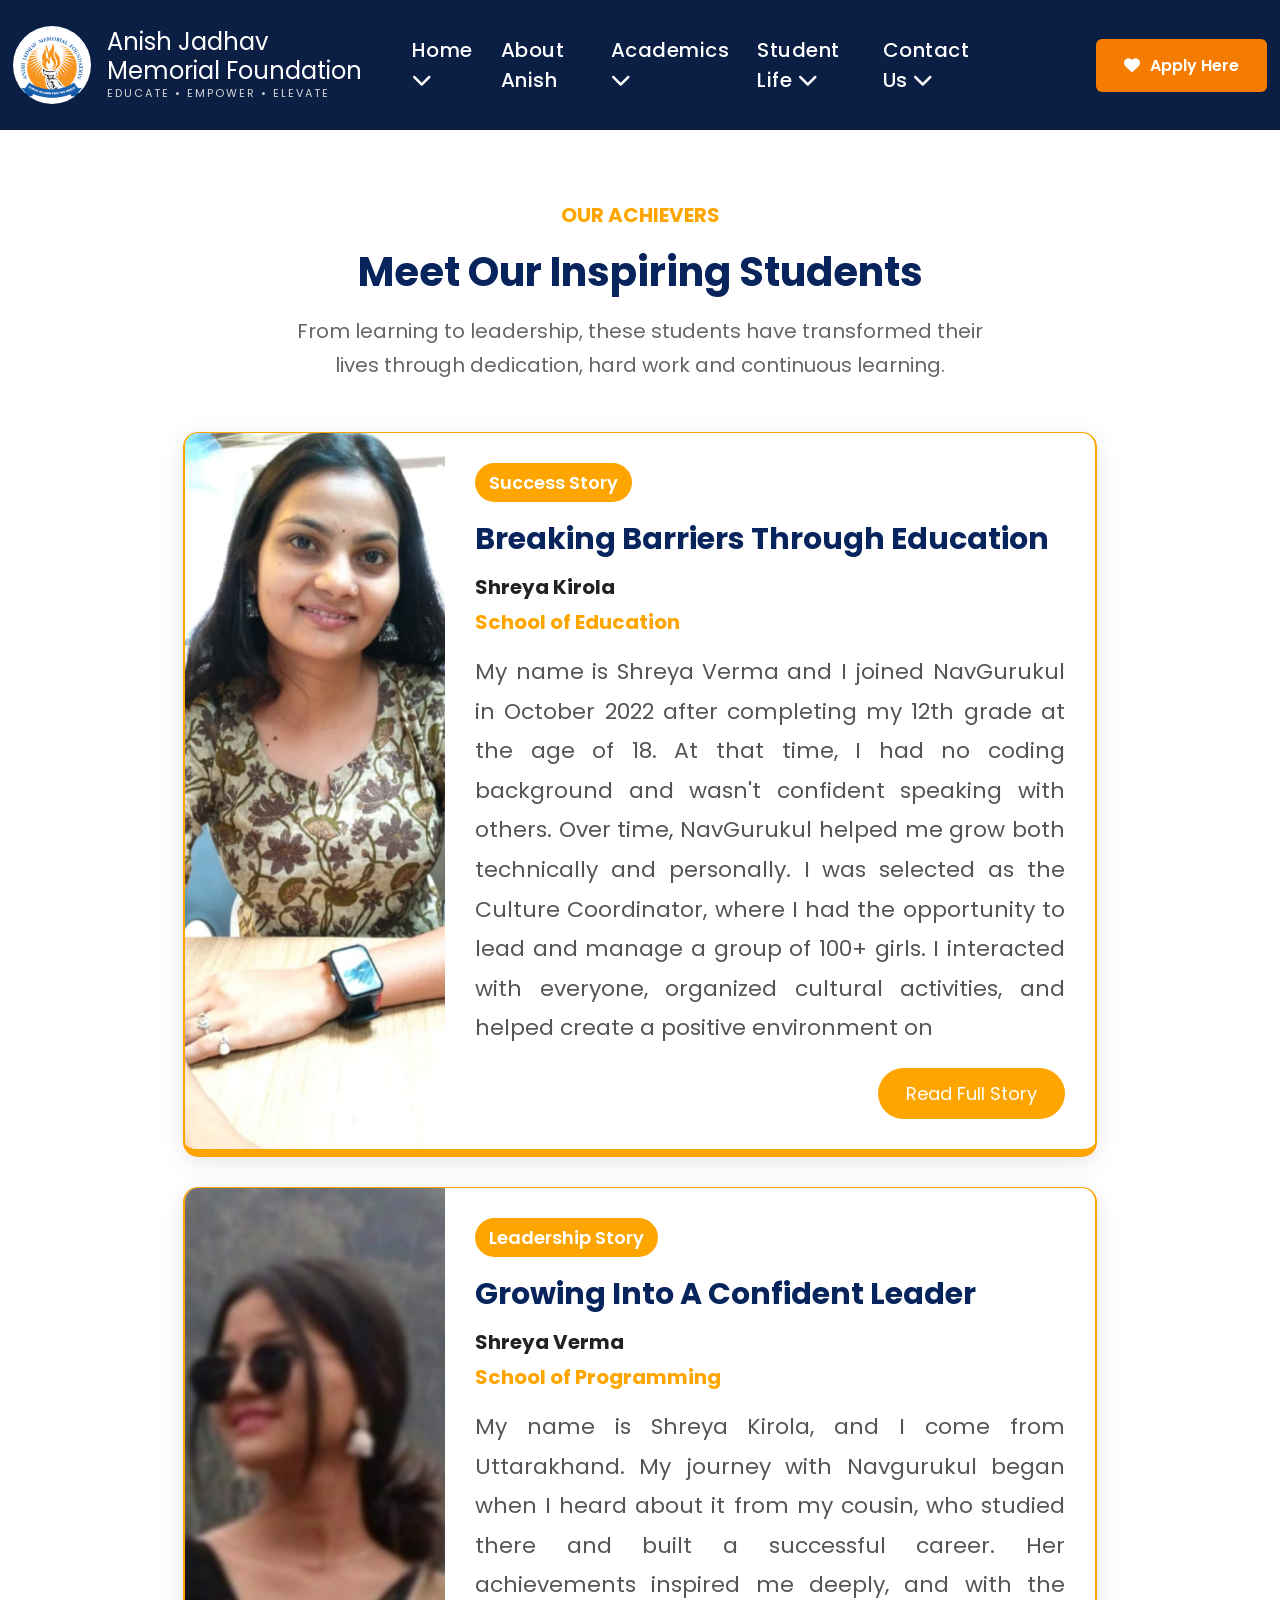
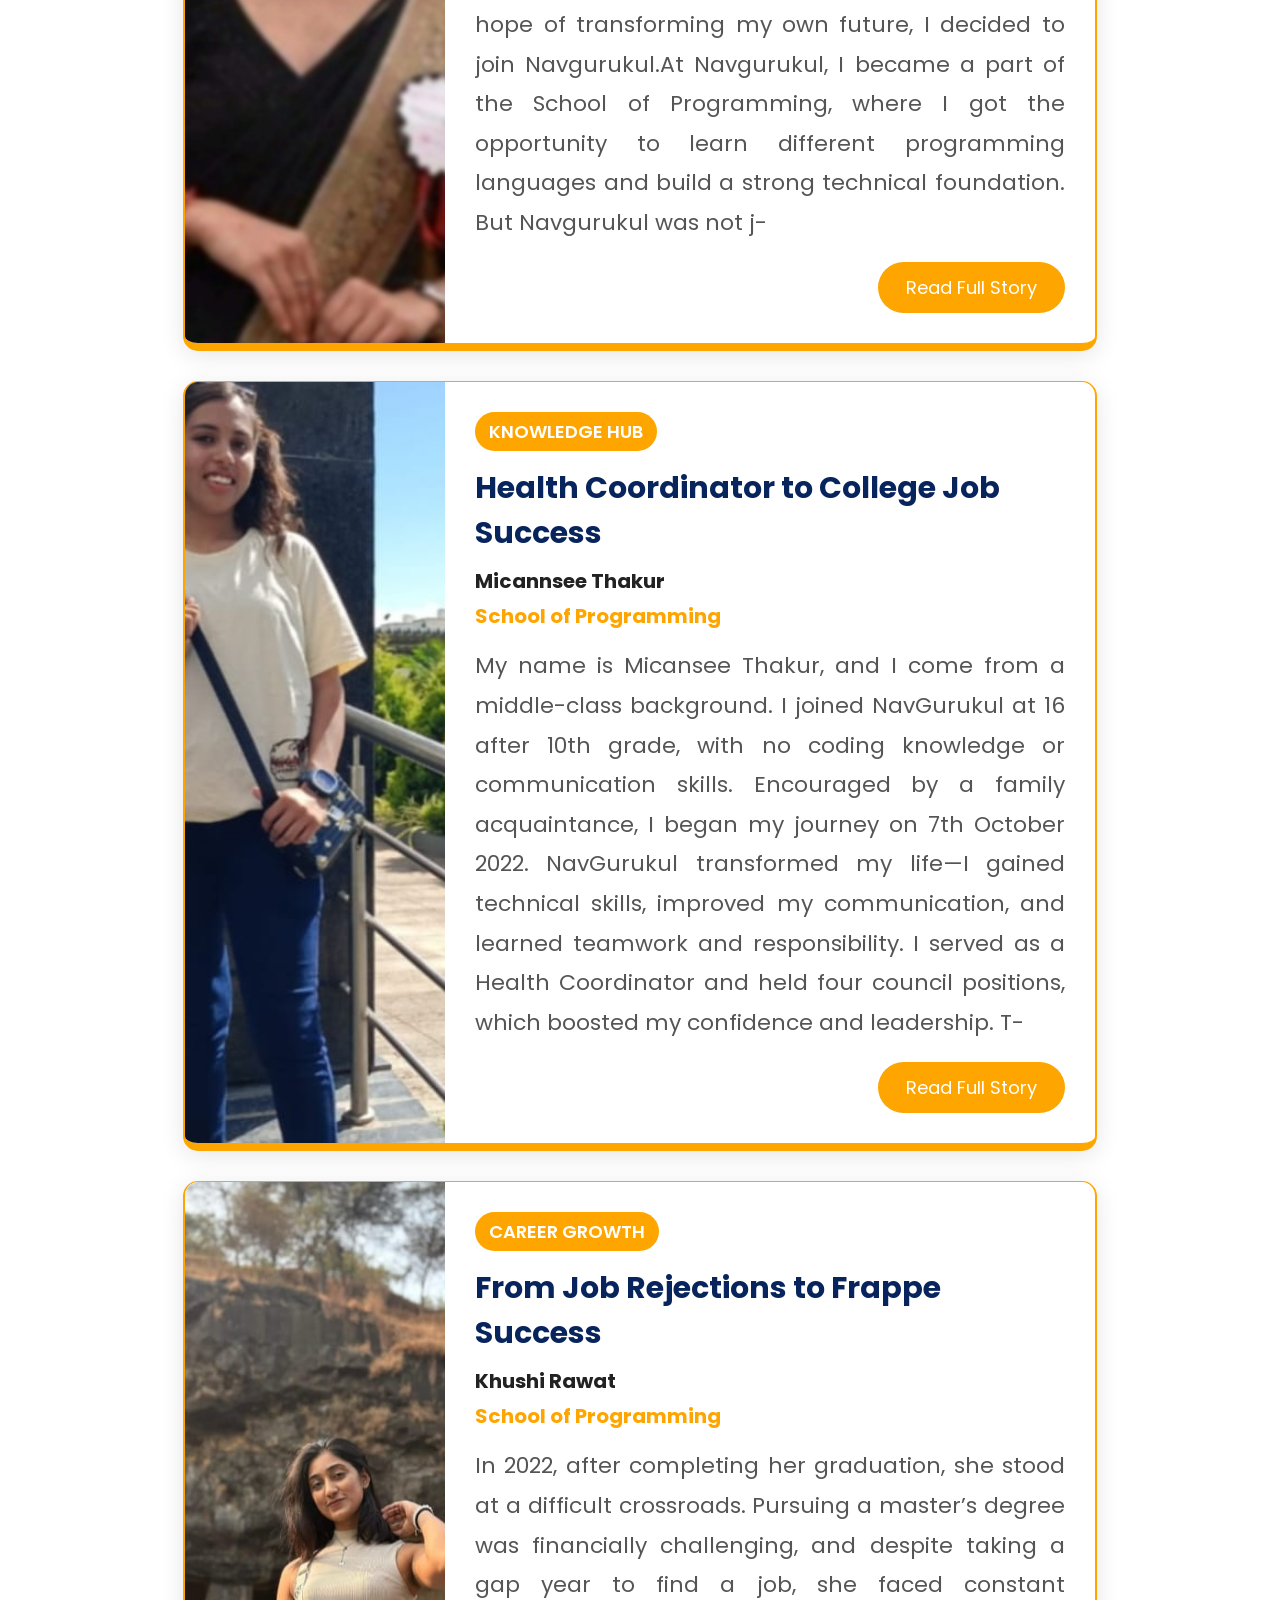
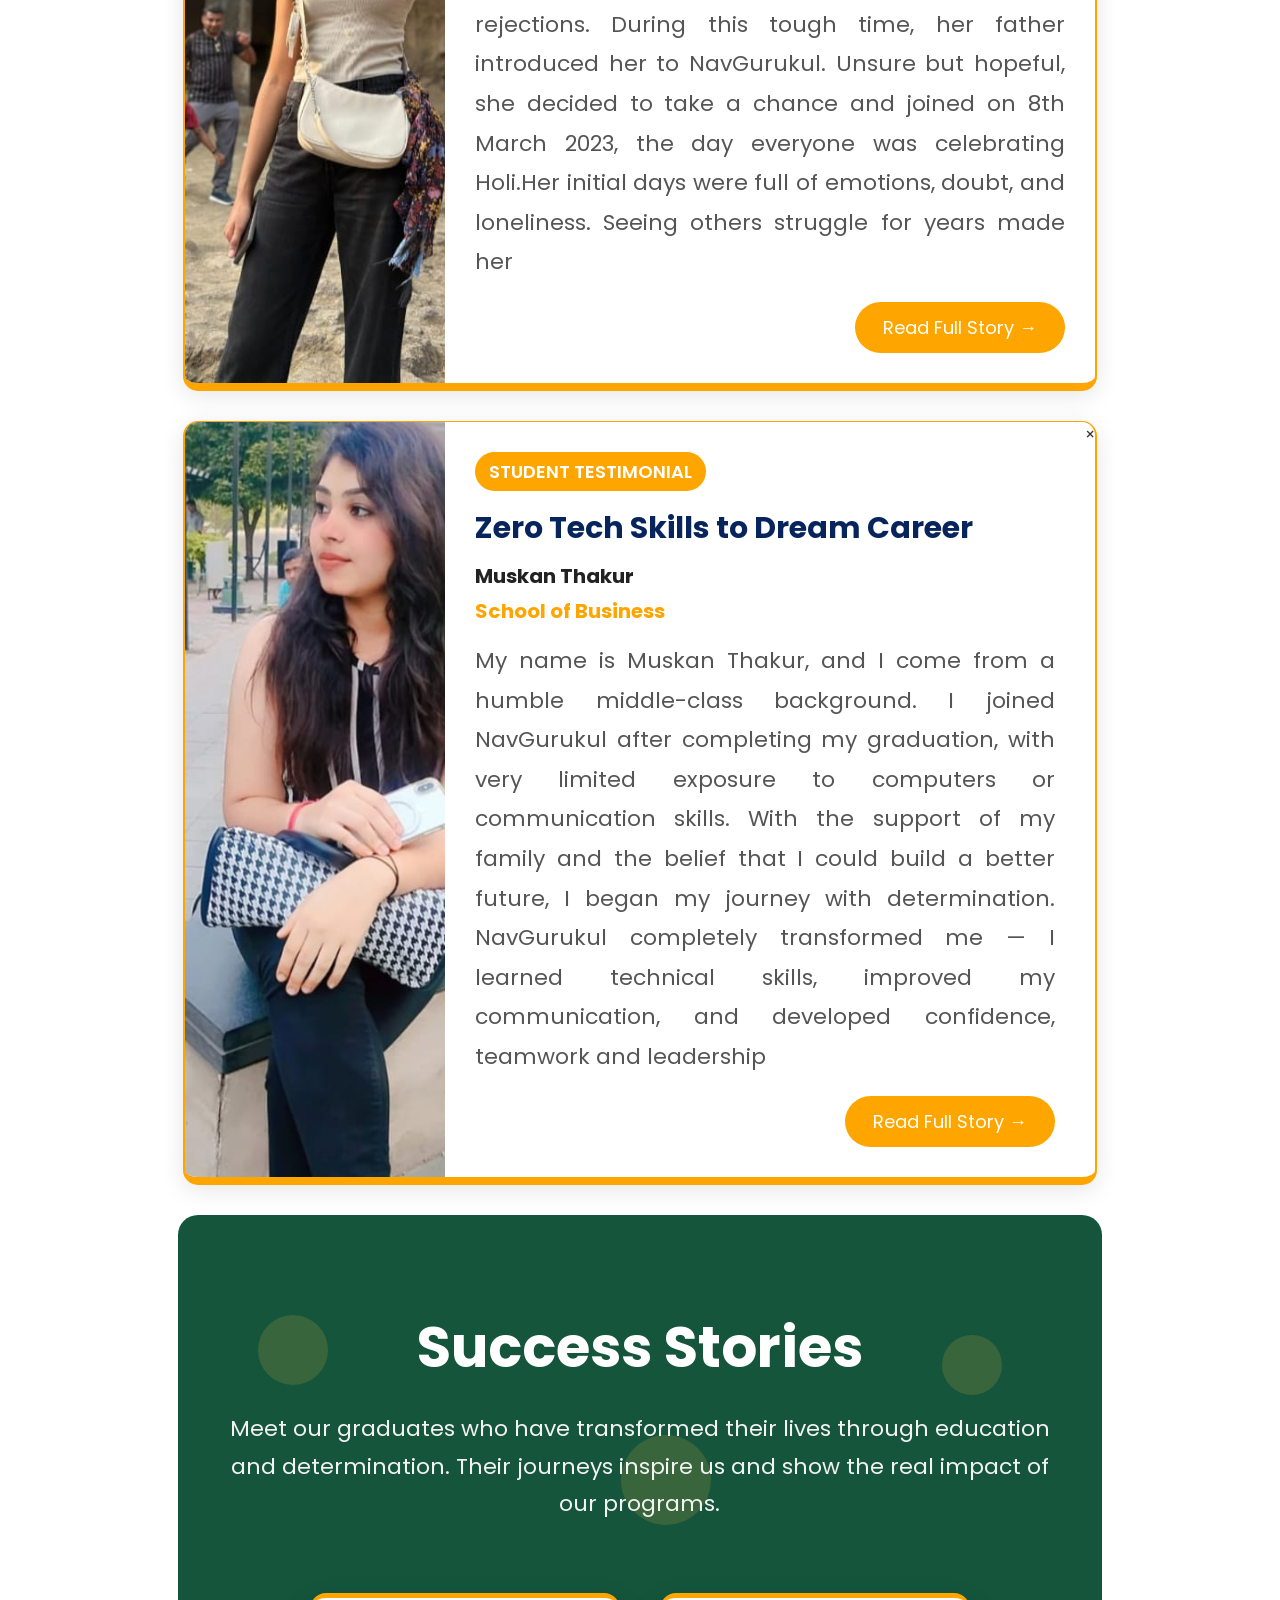
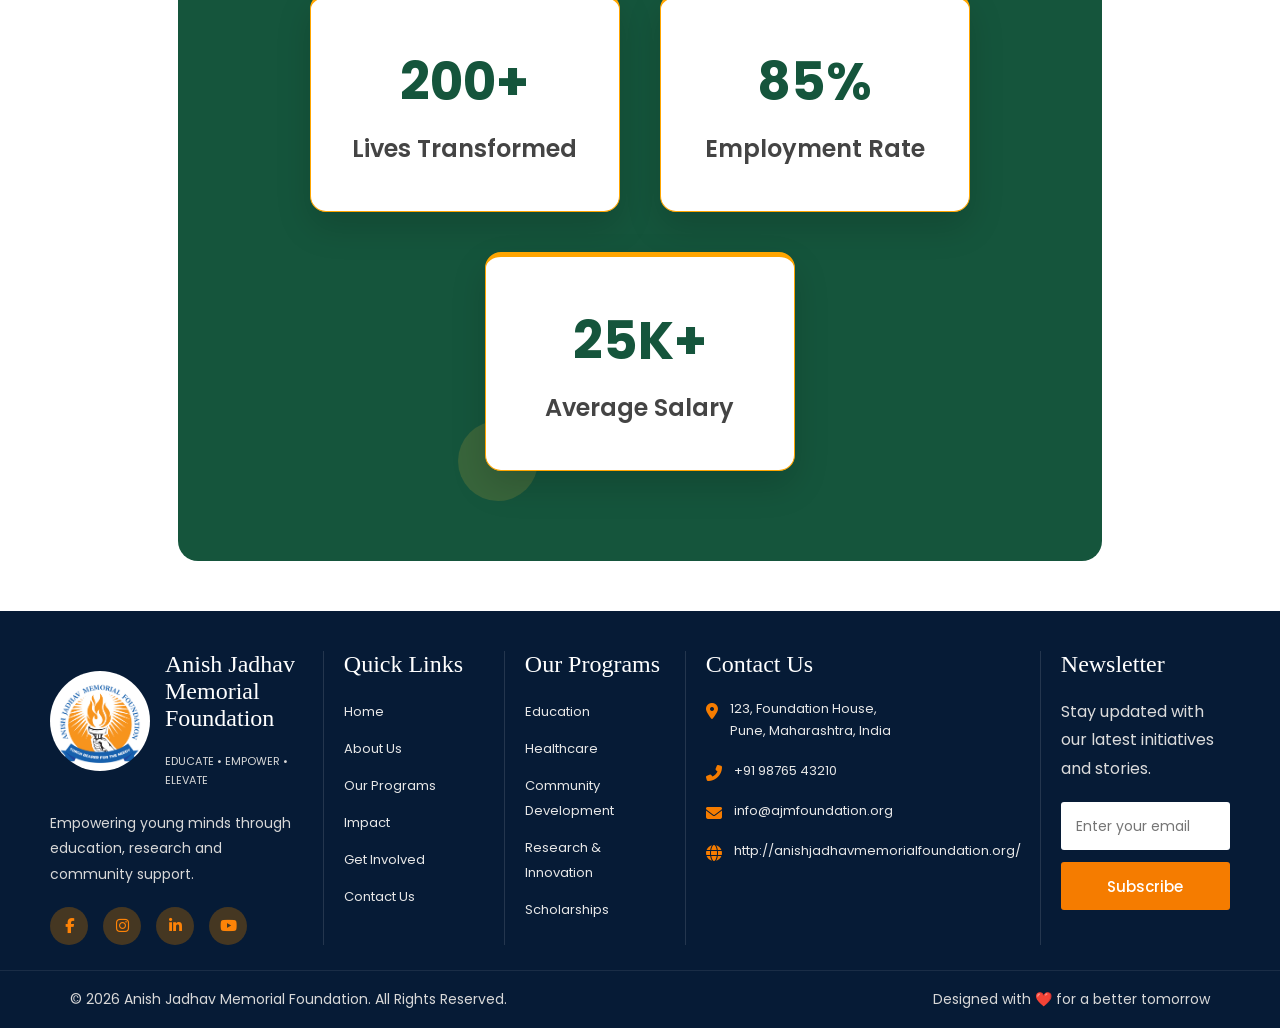
<file: success.html>
<!DOCTYPE html>
<html lang="en">
<head>
    <meta charset="UTF-8">
    <meta name="viewport" content="width=device-width, initial-scale=1.0">
    <title>Anish Jadhav Memorial Foundation</title>

    <link rel="stylesheet" href="success.css">

       <!-- Google Font -->
    <link href="https://fonts.googleapis.com/css2?family=Poppins:wght@300;400;500;600;700&display=swap" rel="stylesheet">

    <!-- Font Awesome -->
    <link rel="stylesheet"
    href="https://cdnjs.cloudflare.com/ajax/libs/font-awesome/6.5.1/css/all.min.css">
</head>
   
    <!---  HEADER  --->

    <header class="header">
        <div class="container">

            <div class="logo-area">

                <img src="logo.jpeg" alt="AJMF Logo">
 
                <div class="logo-content">
                    <h2>Anish Jadhav <br> Memorial Foundation</h2>
                    <p>EDUCATE • EMPOWER • ELEVATE</p>
                </div>
            </div>

            <!-- 1. HAMBURGER ICON (YAHAN ADD KIYA HAI - Mobile view ke liye 3 lines) -->
        <div class="hamburger-menu" id="hamburgerBtn">
            <i class="fa-solid fa-bars"></i>
        </div>

       <nav class="navbar" id="navMenu">
    <ul>

    <!-- HOME -->
    <li class="dropdown">
        <a href="index.html">
            Home <i class="fa-solid fa-chevron-down"></i>
        </a>

        <ul class="dropdown-menu">
            <li><a href="mission.html#mission">Mission & Vision</a></li>
        </ul>
    </li>

    <!-- ABOUT ANISH -->
    <li>
        <a href="About.html">About Anish</a>
    </li>

    <!-- ACADEMICS -->
    <li class="dropdown">
        <a href="#">
            Academics <i class="fa-solid fa-chevron-down"></i>
        </a>

        <ul class="dropdown-menu">
            <li><a href="programs.html">Our Programs</a></li>
            <li><a href="padagogy.html">Pedagogy</a></li>
            <li><a href="campusled.html">Student-Led Campus</a></li>
            <li><a href="A_day.html">A Day At Campus</a></li>
        </ul>
    </li>

    <!-- STUDENT LIFE -->
    <li class="dropdown">
        <a href="#">
            Student Life <i class="fa-solid fa-chevron-down"></i>
        </a>

        <ul class="dropdown-menu">
            <li><a href="gallery.html">Gallery</a></li>
            <li><a href="events.html">Events</a></li>
            <li><a href="facility.html">Campus & Facilities</a></li>
            <li><a href="success.html">Success Stories</a></li>
        </ul>
    </li>

    <!-- CONTACT -->
    <li class="dropdown">
        <a href="#">
            Contact Us <i class="fa-solid fa-chevron-down"></i>
        </a>

        <ul class="dropdown-menu">
            <li><a href="contact.html">Get Involved</a></li>
            <li><a href="apply.html">Apply Now</a></li>
            <li><a href="donate.html">Donate Now</a></li>
        </ul>
    </li>

</ul>

<!-- Apply Here button mobile menu ke andar bhi access ho payega -->

            <a href="https://admissions.navgurukul.org/students/" class="donate-btn mobile-only-btn">
                <i class="fa-solid fa-heart"></i>
                Apply Here
            </a>          
</nav>

<!-- Desktop Apply Button -->
        <a href="https://admissions.navgurukul.org/students/" class="donate-btn desktop-only-btn">
            <i class="fa-solid fa-heart"></i>
            Apply Here
        </a>


        </div>
    </header>


<!-- =========================
SUCCESS SECTION
========================= -->

<section class="success-section">

<div class="section-title">

    <span>OUR ACHIEVERS</span>

    <h2>Meet Our Inspiring Students</h2>

    <p>
        From learning to leadership, these students have
        transformed their lives through dedication,
        hard work and continuous learning.
    </p>

</div>



<div class="success-grid">




<!-- CARD 1 -->

<div class="story-card">

<div class="story-img">

<img src="success-images/success1.jpeg" alt="">

</div>


<div class="story-content">

<span class="story-tag">
Success Story
</span>


<h2>
Breaking Barriers Through Education
</h2>


<h3>
Shreya Kirola
</h3>


<h4>
School of Education
</h4>


<p class="short-text">

My name is Shreya Verma and I joined NavGurukul in October 2022 after completing 
my 12th grade at the age of 18. At that time, I had no coding background and wasn't
 confident speaking with others. Over time, NavGurukul helped me grow both technically
  and personally. I was selected as the Culture Coordinator, where I had the opportunity
   to lead and manage a group of 100+ girls. I interacted with everyone, organized cultural
    activities, and helped create a positive environment on
    
    </p> 
    <p class="full-text">
  
     campus. This experience played a major role in building my confidence and strengthening my leadership skills. 
     In September 2024, I secured a job, which was a significant milestone in my journey.
     I returned home with valuable experience, skills, and confidence that I didn't have 
     when I first started.

</p>


<button
class="read-btn"
data-story="story4">

Read Full Story

</button>


</div>

</div>




<!-- CARD 2 -->

<div class="story-card">

<div class="story-img">

<img src="success-images/success2.jpeg" alt="">

</div>


<div class="story-content">

<span class="story-tag">
Leadership Story
</span>


<h2>
Growing Into A Confident Leader
</h2>


<h3>
Shreya Verma
</h3>


<h4>
School of Programming
</h4>


<p class="short-text">
My name is Shreya Kirola, and I come from Uttarakhand. My journey with Navgurukul 
began when I heard about it from my cousin, who studied there and built a successful
 career. Her achievements inspired me deeply, and with the hope of transforming my own
  future, I decided to join Navgurukul.At Navgurukul, I became a part of the School of 
  Programming, where I got the opportunity to learn different programming languages and 
  build a strong technical foundation. But   Navgurukul was  not  j-
  </p>
<p class="full-text">
  -ust about coding — 
  it equally focused on personality development, communication, and essential life skills.
   These experiences helped me grow not only as a learner but also as a confident 
   individual.With continuous support, guidance, and a nurturing environment, I was 
   able to crack my placement interview successfully. Today, I am proud to be working 
   at House of Travellers, starting a new and exciting chapter of my professional journey.
   I am truly grateful to Navgurukul for empowering me with the skills, confidence, and 
   opportunities that helped change my life.

</p>

<button
class="read-btn"
data-story="story5">

Read Full Story

</button>


</div>

</div>

<!-- CARD 3 -->

<div class="story-card">

<div class="story-img">
<img src="success-images/success3.jpeg" alt="Micannsee Thakur">
</div>


<div class="story-content">

<span class="story-tag">
KNOWLEDGE HUB
</span>


<h2>
Health Coordinator to College Job Success
</h2>


<h3>
Micannsee Thakur
</h3>


<h4>
School of Programming
</h4>


<p class="short-text">
My name is Micansee Thakur, and I come from a middle-class background. 
I joined NavGurukul at 16 after 10th grade, with no coding knowledge or 
communication skills. Encouraged by a family acquaintance, I began my journey
 on 7th October 2022. NavGurukul transformed my life—I gained technical skills,
  improved my communication, and learned teamwork and responsibility. I served 
  as a Health Coordinator and held four council positions, which boosted my confidence
   and  leadership. T-
</p>
  <p class="full-text">
 -he campus was student-driven and supportive, and I made lifelong 
   friends. I took a break for my 12th board exams, during which I lost my father—a deeply
    painful time. I returned on 30th April 2024 with renewed determination. While many of 
    my peers were placed, I kept striving. On 29th January 2025, I received a job offer
     from SIRT College, Bhopal, with a salary of ₹20,000–₹25,000/month, and began my
      career the next day. NavGurukul made me confident, independent, and ready to 
      achieve my dreams. I'm truly grateful for everything it has given me.
</p>

<button class="read-btn" data-story="story1">
Read Full Story
</button>


</div>

</div>
<div class="story-card">

<div class="story-img">
<img src="success-images/success4.jpeg" alt="Khushi Rawat">
</div>


<div class="story-content">

<span class="story-tag">
CAREER GROWTH
</span>


<h2>
From Job Rejections to Frappe Success
</h2>


<h3>
Khushi Rawat
</h3>


<h4>
School of Programming
</h4>


<p class="short-text">
In 2022, after completing her graduation, she stood at a difficult crossroads.
 Pursuing a master’s degree was financially challenging, and despite taking a gap
  year to find a job, she faced constant rejections. During this tough time, her 
  father introduced her to NavGurukul. Unsure but hopeful, she decided to take a 
  chance and joined on 8th March 2023, the day everyone was celebrating Holi.Her 
  initial days were full of emotions, doubt, and loneliness. Seeing others struggle
   for years    made   her 
   </p>
<p class="full-text">
 question her decision, but she chose to stay focused. She pushed herself,
     studied late nights, and worked hard to improve—learning one of the most important 
     lessons on the way: patience.Within four months, she reached Module 5 and became
      job-ready. But when NetWest visited for hiring, she wasn’t allowed to participate
       because she hadn’t completed the mandatory six months. It was heartbreaking, but
        she didn’t give up.After completing six months, she finally got an opportunity 
        with Frappe. She worked sincerely on the project, submitted her test, and waited.
         During that time, she even received another offer, but her heart was set on
          Frappe.And then, on 4th January, the call came—Frappe wanted to interview her.
           She travelled to Mumbai for the first time, completed her interview, enjoyed 
           her first chass, and eventually heard the life-changing words: She was selected.
           Sitting alone afterward, she reflected on her journey—from rejection and 
           uncertainty to hope and achievement. She realized that everything happens at
            the right time for a reason. Frappe didn’t just give her a job; they gave her
            confidence and a new beginning.Today, she is grateful—for the opportunities, 
            for the people who believed in her, and for the journey that transformed her 
            life.
</p>


<button class="read-btn" data-story="story2">
  Read Full Story →
</button>


</div>

</div>
<div class="story-card">

<div class="story-img">
<img src="success-images/success5.jpeg" alt="Muskan Thakur">
</div>


<div class="story-content">

<span class="story-tag">
STUDENT TESTIMONIAL
</span>


<h2>
Zero Tech Skills to Dream Career
</h2>


<h3>
Muskan Thakur
</h3>


<h4>
School of Business
</h4>


<p class="short-text">
My name is Muskan Thakur, and I come from a humble middle-class
background. I joined NavGurukul after completing my graduation, with
very limited exposure to computers or communication skills.

With the support of my family and the belief that I could build a
better future, I began my journey with determination.

NavGurukul completely transformed me — I learned technical skills,
improved my communication, and developed confidence, teamwork and
leadership 
</p>
<p class="full-text">

 qualities.

I tookresponsibility in various campus activities, which helped me
grow personally and professionally. During my learning journey, I faced
many challenges, but the campus environment, mentors and peers helped
me continue moving forward.
</p>

<button class="read-btn" data-story="story3">
Read Full Story →
</button>



</div>
<!-- STORY POPUP -->

<div class="story-modal" id="storyModal">

    <div class="modal-content">

        <span class="close-btn">&times;</span>

        <h2 id="modalTitle"></h2>

        <p id="modalText"></p>

    </div>

</div>


</section>
<div class="storys"> 
<section class="stories-banner">

<div class="bg-circle one"></div>
<div class="bg-circle two"></div>
<div class="bg-circle three"></div>
<div class="bg-circle four"></div>
<div class="bg-circle five"></div>

    <div class="stories-content">

        <h2>Success Stories</h2>

        <p>
            Meet our graduates who have transformed their lives through education
            and determination. Their journeys inspire us and show the real impact
            of our programs.
        </p>

        <div class="stories-stats">

            <div class="stories-card">
                <h3>200+</h3>
                <span>Lives Transformed</span>
            </div>

            <div class="stories-card">
                <h3>85%</h3>
                <span>Employment Rate</span>
            </div>

            <div class="stories-card">
                <h3>25K+</h3>
                <span>Average Salary</span>
            </div>

        </div>

    </div>
</div>
</section>
<!-- ================= FOOTER ================= -->

    <footer class="footer">
    <div class="footer-container">

        <!-- Column 1 -->
        <div class="footer-col foundation">
            <div class="logo-box">
                <img src="../logo.jpeg" alt="AJMF Logo">

          <div class="footer-logo-content">

        <h3>Anish Jadhav <br> Memorial Foundation</h3>

        <h5>EDUCATE • EMPOWER • ELEVATE</h5>

    </div>

            </div>

            <p class="foundation-text">
                Empowering young minds through education,
                research and community support.
            </p>

            <div class="social-icons">
                <a href="#"><i class="fab fa-facebook-f"></i></a>
                <a href="#"><i class="fab fa-instagram"></i></a>
                <a href="#"><i class="fab fa-linkedin-in"></i></a>
                <a href="#"><i class="fab fa-youtube"></i></a>
            </div>
        </div>

        <!-- Column 2 -->
        <div class="footer-col">
            <h3>Quick Links</h3>

            <ul>
                <li><a href="#">Home</a></li>
                <li><a href="#">About Us</a></li>
                <li><a href="#">Our Programs</a></li>
                <li><a href="#">Impact</a></li>
                <li><a href="#">Get Involved</a></li>
                <li><a href="#">Contact Us</a></li>
            </ul>
        </div>

        <!-- Column 3 -->
        <div class="footer-col">
            <h3>Our Programs</h3>

            <ul>
                <li><a href="#">Education</a></li>
                <li><a href="#">Healthcare</a></li>
                <li><a href="#">Community Development</a></li>
                <li><a href="#">Research & Innovation</a></li>
                <li><a href="#">Scholarships</a></li>
            </ul>
        </div>

        <!-- Column 4 -->
        <div class="footer-col contact">
            <h3>Contact Us</h3>

            <p>
                <i class="fas fa-map-marker-alt"></i>
                123, Foundation House,<br>
                Pune, Maharashtra, India
            </p>

            <p>
                <i class="fas fa-phone-alt"></i>
                +91 98765 43210
            </p>

            <p>
                <i class="fas fa-envelope"></i>
                info@ajmfoundation.org
            </p>

            <p>
                <i class="fas fa-globe"></i>
                http://anishjadhavmemorialfoundation.org/
            </p> 
        </div>

        <!-- Column 5 -->
        <div class="footer-col newsletter">
            <h3>Newsletter</h3>

            <p>
                Stay updated with our latest
                initiatives and stories.
            </p>

            <form>
                <input
                    type="email"
                    placeholder="Enter your email"
                >
                <button type="submit">
                    Subscribe
                </button>
            </form>
        </div>

    </div>

    <div class="footer-bottom">
        <p>
            © 2026 Anish Jadhav Memorial Foundation.
            All Rights Reserved.
        </p>

        <p>
            Designed with ❤️ for a better tomorrow
        </p>
    </div>
</footer>
<script src="success.js"></script>
</body>
</html>
</file>
<file: contact.css>
/* ================= GLOBAL RESETS & FONTS ================= */
@import url('https://fonts.googleapis.com/css2?family=Poppins:wght@300;400;500;600;700&display=swap');

* {
    margin: 0;
    padding: 0;
    box-sizing: border-box;
    font-family: 'Poppins', sans-serif;
}

body {
    background-color: #ffffff;
    color: #333333;
    overflow-x: hidden;
}

a {
    text-decoration: none;
    transition: all 0.3s ease;
}

ul {
    list-style: none;
}

/* ================= HEADER ================= */

.header{
    position: sticky;
    top: 0;
    width: 100%;
    z-index: 100;
    background: #0B1F44;
    padding: 26px 0;   /* pehle 20px tha */
    transition: .35s;
}

.hero-content{
    padding-left: 60px;
}

.header .container{
    width:98%;
    max-width:1700px;
    margin:0 auto;
    display:flex;
    align-items:center;
    /* justify-content:space-between; */
}

.logo-area{
    display:flex;
    align-items:center;
    gap:16px;
    margin-left:0px;      /* Left se bas thoda sa space */
    flex-shrink:0;
}

.logo-area img{
    width:78px;
    height:78px;
    border-radius:50%;
}
.logo-content h2{
    font-family: 'poppins',sans-serif;
    font-weight: 400;
    color:#fff;
    font-size:24px;
    line-height:1.2;
}

.logo-content p{
     font-family: 'poppins',sans-serif;
    color:#d7d7d7;
    font-size:11px;
    letter-spacing:2px;
}

.navbar{
    flex:1;
    margin-left:50px;   
    margin-right:40px;    
    justify-content:center;
}

.navbar ul{
    display:flex;
    align-items:center;
    justify-content:space-evenly;
    /* width:700px;       */
    gap: 28px;;
}

.navbar ul li a{
    font-family: 'poppins',sans-serif;
    text-decoration: none;
    font-size: 20px;
    align-items: center;
    gap: 3px;     
    font-weight: 500;    
    color: #fff;
    transition: 0.3s ease;
    letter-spacing: 0.5px;
}

.navbar a{
    color:#fff;
    font-size: 20px;
    font-family: 'poppins'sans-serif;
    font-size:15px;
    text-decoration: none;
    font-weight:600;
    transition:.3s;
}
.navbar ul li a:hover{
    color: #f57c00;
}

.donate-btn{
    font-family:'Poppins',sans-serif;
    background: #f57c00;
    color:#fff;
    margin-left: 80px;
    padding:14px 28px;
    border-radius:6px;
    font-weight:600;
    display:flex;
    gap:10px;
    align-items:center;
}


/* ================= HERO ================= */

.hero{
    position:fixed;
    top:0;
    left:0;
    width:100%;
    height:100vh;
    z-index:1;
    overflow:hidden;

    transition:opacity .4s ease;
}
.hero-bg{
    position:absolute;
    inset:0;

    background:
    linear-gradient(rgba(36, 71, 141, 0.65),rgba(44, 79, 150, 0.65)),
    url("get-img.jpeg");

    background-size:cover;
    background-position:center;
    background-repeat:no-repeat;

    transform:scale(1);
    transition:transform .4s ease;
}

.hero-overlay{
    position:absolute;
    inset:0;
    background:rgba(0,0,0,.15);
}

.hero-content{
    position:absolute;
    top:50%;
    left:50%;
    transform:translate(-50%,-50%);
    width:90%;
    max-width:900px;
    text-align:center;
    color:#fff;
    z-index:2;

    transition:.4s;
}

.hero-tag{
    display:inline-block;
    padding:10px 24px;
    border-radius:30px;
    background:#f57c00;
    color:#fff;
    font-size:15px;
    font-weight:600;
    margin-bottom:25px;
}

.hero h1{
    font-size:72px;
    line-height:1.15;
    margin-bottom:25px;
}

.hero h1 span{
    color:#f57c00;
}

.hero p{
    font-size:22px;
    line-height:1.8;
    max-width:760px;
    margin:auto;
}

.hero-buttons{
    margin-top:40px;
    display:flex;
    justify-content:center;
    gap:20px;
}

.btn-orange,
.btn-white{
    padding:16px 34px;
    border-radius:8px;
    font-weight:600;
    transition:.35s;
}

.btn-orange{
    background:#f57c00;
    color:#fff;
}

.btn-white{
    background:#fff;
    color:#0B1F44;
}

.btn-orange:hover,
.btn-white:hover{
    transform:translateY(-5px);
}

/* Scroll Effect */

.hero.hide .hero-content{
    opacity:0;
    transform:translate(-50%,-60%);
}

.hero.hide .hero-bg{
    transform:scale(1.1);
}

/* ================= IMPACT ================= */

.impact{
    position:relative;
    z-index:5;

    margin-top:60vh;

    background:#fff;
    border-radius:45px 45px 0 0;

    padding:120px 8%;
}
.impact-container{
    display:grid;
    grid-template-columns:repeat(4,1fr);
    gap:30px;
}

.impact-card{
    background:#fff;
    padding:45px 30px;
    border-radius:20px;
    text-align:center;
    box-shadow:0 10px 30px rgba(0,0,0,.08);
    transition:.35s;
     border-bottom:5px solid orange;
    border-left:1px solid orange;
    border-right:1px solid orange;
    border-top:0.5px solid orange;
}

.impact-card:hover{
    transform:translateY(-10px);
}

.impact-card i{
    font-size:55px;
    color:#f57c00;
    margin-bottom:20px;
}

.impact-card h3{
    font-size:42px;
    color:#0B1F44;
    margin-bottom:10px;
}

.impact-card p{
    color:#666;
    font-size:18px;
}
/* ==========================
   WAYS
========================== */

.ways{
    background:#f5f7fb;
    position:relative;
    z-index:5;
}

.ways-container{
    display:grid;
    grid-template-columns:repeat(3,1fr);
    gap:35px;
}

.way-card{
    background:#fff;
    padding:45px 30px;
    border-radius:20px;
    text-align:center;
    box-shadow:0 10px 30px rgba(0,0,0,.08);
    transition:.35s;
    border-bottom:5px solid orange;
    border-left:1px solid orange;
    border-right:1px solid orange;
    border-top:0.5px solid orange;
}

.way-card:hover{
    transform:translateY(-10px);
}

.way-card .icon{
    width:90px;
    height:90px;
    margin:auto;
    margin-bottom:25px;
    border-radius:50%;
    display:flex;
    justify-content:center;
    align-items:center;
    background:#fff3e7;
}

.way-card .icon i{
    font-size:40px;
    color:#f57c00;
}

.way-card h3{
    color:#0B1F44;
    font-size:30px;
    margin-bottom:15px;
}

.way-card p{
    color:#666;
    line-height:1.8;
    margin-bottom:25px;
}

.way-card a{
    color:#f57c00;
    font-weight:600;
}

/* ==========================
   ROLES
========================== */

.roles{
    background:#fff;
    position:relative;
    z-index:5;
}

.roles-grid{
    display:grid;
    grid-template-columns:repeat(3,1fr);
    gap:30px;
}

.role-card{
    background:#fff;
    padding:40px 30px;
    border-radius:20px;
    text-align:center;
    box-shadow:0 10px 30px rgba(0,0,0,.08);
    transition:.35s;
    border-bottom:5px solid rgb(19, 19, 106);
    border-left:1px solid rgb(19, 19, 106);
    border-right:1px solid rgb(19, 19, 106);
    border-top:0.5px solid rgb(19, 19, 106);
}

.role-card:hover{
    transform:translateY(-10px);
    background:#0B1F44;
}

.role-card i{
    font-size:55px;
    color:#0B1F44;
    margin-bottom:20px;
    transition:.3s;
}

.role-card h3{
    color:#0B1F44;
    margin-bottom:15px;
    transition:.3s;
}

.role-card p{
    color:#666;
    line-height:1.8;
    transition:.3s;
}

.role-card:hover i{
    color:#f57c00;
}

.role-card:hover h3,
.role-card:hover p{
    color:#fff;
}

/* ==========================
   WHY JOIN
========================== */

.why-join{
    display:flex;
    align-items:center;
    gap:70px;
    background:#f7f9fc;
    position:relative;
    z-index:5;
}

.why-image{
    flex:1;
}

.why-image img{
    height:520px;
    object-fit:cover;
    border-radius:25px;
    border-right:6px solid orange;
    border-top:2px solid orange;
    border-left:1px solid orange;
    border-bottom:2px solid orange;  
}

.why-content{
    flex:1;
}

.why-content h2{
    font-size:48px;
    color:#0B1F44;
    margin-bottom:25px;
}

.why-content ul{
    list-style:none;
}

.why-content li{
    display:flex;
    gap:15px;
    align-items:center;
    margin-bottom:20px;
    font-size:20px;
}

.why-content li i{
    width:38px;
    height:38px;
    border-radius:50%;
    background:#f57c00;
    color:#fff;
    display:flex;
    justify-content:center;
    align-items:center;
}
.impact,
.ways,
.roles,
.why-join,
.cta,
.footer{
    position: relative;
    z-index: 5;
    background: #fff;
}

/* ==========================
   CTA
========================== */

.cta{
    background:linear-gradient(135deg,#0B1F44,#163a72);
    color:#fff;
    text-align:center;
    position:relative;
    z-index:10;
    margin-bottom: 10px;
}

.cta h2{
    font-size:54px;
    margin-bottom:20px;
}

.cta p{
    font-size:20px;
    color:#ddd;
    margin-bottom:35px;
}

.cta a{
    display:inline-block;
    background:#f57c00;
    color:#fff;
    padding:18px 40px;
    border-radius:8px;
    transition:.3s;
}

.cta a:hover{
    transform:translateY(-4px);
}

/* ==========================
   SCROLL ANIMATION
========================== */

.hidden{
    opacity:0;
    transform:translateY(80px);
    transition:1s;
}

.show{
    opacity:1;
    transform:translateY(0);
}
/* ================= FOOTER ================= */

.footer{
    margin-top: 10;
        position: relative;

    background:#061b36;
    color:#ffffff;
    font-family:'Poppins',sans-serif;
    width:100%;
     position: relative;
    z-index: 11;
    background:#0B1F44;

}

/* Top Section */

.footer-container{
    width:100%;
    margin:auto;
    padding:40px 50px 25px;
    display:grid;
    grid-template-columns:
    1.8fr
    1fr
    1fr
    1.2fr
    1.2fr;
    gap:40px;
}

/* Vertical Dividers */

.footer-col{
    position:relative;
}

.footer-col:not(:last-child)::after{
    content:"";
    position:absolute;
    right:-20px;
    top:0;
    width:1px;
    height:100%;
    background:rgba(255,255,255,.12);
}

/* Logo */

.logo-box{
    display:flex;
    align-items:center;
    gap:15px;
    margin-bottom:20px;
}

.logo-box img{
    border-radius: 50%;
    width:100px;
    height:100px;
    object-fit:contain;
    flex-shrink:0;
}

.footer-logo-content p{
    font-family:'Poppins',sans-serif;
    font-size:14px;
    font-weight:400;
    letter-spacing:2px;
    color:#cfcfcf;
    text-transform:uppercase;
    margin-top:6px;
}

 .foundation h5{
    font-weight: 400;
    font-size:11px;
     line-height:1.8; 
     color:#d9d9d9; 
 }  

/* Text */

.foundation-text{
    color:#d8d8d8;
    font-size:14px;
    line-height:1.8;
    max-width:290px;
}

/* Headings */

.footer-col h3{
    font-family:'Playfair Display',serif;
    font-size:24px;
    font-weight:500;
    margin-bottom:20px;
    color:#fff;
}

/* Links */

.footer-col ul{
    list-style:none;
}

.footer-col ul li{
    margin-bottom:12px;
}

.footer-col ul li a{
    font-family:'Poppins',sans-serif;
    text-decoration:none;
    color:#e7e7e7;
    font-weight: 400;
    font-size:13px;
    transition:.3s;
}

.footer-col ul li a:hover{
    color:#f57c00;
}

/* Social */

.social-icons{
    display:flex;
    gap:15px;
    margin-top:20px;
}

.social-icons a{
    width:38px;
    height:38px;
    background: #453722;
    border-radius:50%;
    display:flex;
    justify-content:center;
    align-items:center;
    color:#fe8307;
    text-decoration:none;
    font-size:15px;
    transition:.3s;
}

.social-icons a:hover{
    transform:translateY(-3px);
}

/* Contact */

.contact p{
    display:flex;
    align-items:flex-start;
    gap:12px;
    margin-bottom:18px;
    line-height:1.7;
    color:#e7e7e7;
    font-size:13px;
}

.contact i{
    color:#f57c00;
    margin-top:5px;
    font-size:16px;
}

/* Newsletter */

.newsletter p{
    color:#dcdcdc;
    line-height:1.8;
    margin-bottom:18px;
}

.newsletter input{
    width:100%;
    height:48px;
    border:none;
    outline:none;
    padding:0 15px;
    font-size:14px;
    background:#ffffff;
    border-radius:3px;
    margin-bottom:12px;
}

.newsletter button{
    width:100%;
    height:48px;
    border:none;
    cursor:pointer;
    background:#f57c00;
    color:#fff;
    font-size:15px;
    font-weight:500;
    border-radius:3px;
    transition:.3s;
}

.newsletter button:hover{
    background:#e56f00;
}

/* Bottom Bar */

.footer-bottom{
    border-top:1px solid rgba(255,255,255,.08);
    padding:18px 70px;
    display:flex;
    justify-content:space-between;
    align-items:center;
    color:#d8d8d8;
    font-size:14px;
}

.footer-bottom p{
    margin:0;
}

/* =====================================================
   COMPLETE RESPONSIVE DESIGN
===================================================== */


/* ================= LARGE LAPTOP ================= */

@media (max-width: 1400px){

    .logo-area img{
        margin-left:40px;
    }

    .donate-btn{
        margin-right:40px;
    }

    .navbar ul{
        gap:25px;
    }

    .navbar ul li a{
        font-size:16px;
    }

    .hero h1{
        font-size:60px;
    }

    .hero p{
        font-size:20px;
    }

    .impact-container{
        gap:20px;
    }

    .impact-card{
        padding:35px 20px;
    }

}


/* ================= LAPTOP ================= */

@media (max-width: 1200px){

    .header .container{
        padding:0 25px;
    }

    .logo-area img{
        width:75px;
        margin-left:0;
    }

    .logo-content h2{
        font-size:21px;
    }

    .logo-content p{
        font-size:9px;
    }

    .navbar ul{
        gap:18px;
    }

    .navbar ul li a{
        font-size:14px;
    }

    .donate-btn{
        margin-right:0;
        padding:12px 18px;
        font-size:14px;
    }

    .hero h1{
        font-size:52px;
    }

    .hero p{
        font-size:18px;
    }

    .why-join{
        gap:40px;
    }

    .why-content h2{
        font-size:40px;
    }

    .footer-container{
        grid-template-columns:
        1.5fr
        1fr
        1fr
        1.2fr;
    }

    .newsletter{
        grid-column:span 2;
    }

}


/* ================= TABLET ================= */

@media (max-width: 992px){

    /* HEADER */

    .header{
        position:relative;
    }

    .header .container{
        width:94%;
        padding:15px 0;
        flex-wrap:wrap;
        gap:15px;
    }

    .logo-area{
        flex:1;
    }

    .logo-area img{
        width:70px;
    }

    .logo-content h2{
        font-size:20px;
    }

    .logo-content p{
        font-size:8px;
    }

    .navbar{
        order:3;
        width:100%;
    }

    .navbar ul{
        justify-content:center;
        flex-wrap:wrap;
        gap:12px 25px;
    }

    .navbar ul li a{
        font-size:14px;
    }

    .donate-btn{
        padding:11px 16px;
        font-size:13px;
    }


    /* HERO */

    .hero{
        position:relative;
        height:700px;
    }

    .hero-content{
        width:90%;
    }

    .hero h1{
        font-size:48px;
    }

    .hero p{
        font-size:17px;
    }


    /* IMPACT */

    .impact{
        margin-top:0;
        padding:80px 6%;
    }

    .impact-container{
        grid-template-columns:repeat(2,1fr);
    }


    /* WAYS */

    .ways-container{
        grid-template-columns:repeat(2,1fr);
    }


    /* ROLES */

    .roles-grid{
        grid-template-columns:repeat(2,1fr);
    }


    /* WHY JOIN */

    .why-join{
        flex-direction:column;
        gap:40px;
    }

    .why-image,
    .why-content{
        width:100%;
    }

    .why-image img{
        height:450px;
    }

    .why-content h2{
        font-size:38px;
    }


    /* CTA */

    .cta h2{
        font-size:44px;
    }


    /* FOOTER */

    .footer-container{
        grid-template-columns:repeat(2,1fr);
    }

    .footer-col::after{
        display:none;
    }

    .newsletter{
        grid-column:span 1;
    }

}


/* ================= MOBILE ================= */

@media (max-width: 768px){

    section{
        padding:65px 20px;
    }


    /* HEADER */

    .header{
        position:relative;
        padding:15px 0;
    }

    .header .container{
        width:92%;
        flex-direction:column;
        align-items:center;
        text-align:center;
    }

    .logo-area{
        flex-direction:column;
        gap:8px;
    }

    .logo-area img{
        width:70px;
    }

    .logo-content h2{
        font-size:21px;
    }

    .logo-content p{
        font-size:8px;
        letter-spacing:1.5px;
    }

    .navbar{
        width:100%;
    }

    .navbar ul{
        flex-direction:column;
        align-items:center;
        gap:12px;
    }

    .navbar ul li a{
        font-size:15px;
    }

    .donate-btn{
        width:100%;
        max-width:220px;
        justify-content:center;
        margin:5px auto 0;
    }


    /* HERO */

    .hero{
        position:relative;
        height:650px;
        min-height:650px;
    }

    .hero-content{
        width:90%;
        top:50%;
    }

    .hero-tag{
        font-size:13px;
        padding:8px 18px;
        margin-bottom:18px;
    }

    .hero h1{
        font-size:36px;
        line-height:1.25;
    }

    .hero p{
        font-size:15px;
        line-height:1.7;
    }

    .hero-buttons{
        flex-direction:column;
        align-items:center;
        gap:15px;
        margin-top:30px;
    }

    .btn-orange,
    .btn-white{
        width:100%;
        max-width:230px;
        text-align:center;
        padding:14px 20px;
    }


    /* SECTION TITLE */

    .section-title{
        margin-bottom:40px;
    }

    .section-title h2{
        font-size:32px;
        line-height:1.3;
    }

    .section-title p{
        font-size:15px;
        line-height:1.6;
    }


    /* IMPACT */

    .impact{
        margin-top:0;
        padding:65px 20px;
        border-radius:30px 30px 0 0;
    }

    .impact-container{
        grid-template-columns:1fr;
        gap:20px;
    }

    .impact-card{
        padding:35px 20px;
    }

    .impact-card i{
        font-size:45px;
    }

    .impact-card h3{
        font-size:36px;
    }


    /* WAYS */

    .ways-container{
        grid-template-columns:1fr;
        gap:25px;
    }

    .way-card{
        padding:35px 25px;
    }

    .way-card h3{
        font-size:26px;
    }


    /* ROLES */

    .roles-grid{
        grid-template-columns:1fr;
        gap:22px;
    }

    .role-card{
        padding:32px 22px;
    }


    /* WHY JOIN */

    .why-join{
        padding:65px 20px;
        gap:30px;
    }

    .why-image img{
        height:330px;
        border-radius:18px;
    }

    .why-content h2{
        font-size:31px;
        line-height:1.35;
    }

    .why-content li{
        font-size:16px;
        line-height:1.5;
        align-items:flex-start;
    }

    .why-content li i{
        min-width:32px;
        width:32px;
        height:32px;
        font-size:13px;
    }


    /* CTA */

    .cta{
        padding:65px 20px;
    }

    .cta h2{
        font-size:34px;
        line-height:1.3;
    }

    .cta p{
        font-size:16px;
        line-height:1.7;
    }

    .cta a{
        padding:15px 28px;
        font-size:14px;
    }


    /* FOOTER */

    .footer-container{
        grid-template-columns:1fr;
        padding:40px 25px;
        gap:35px;
    }

    .logo-box{
        justify-content:flex-start;
    }

    .logo-box img{
        width:70px;
        height:70px;
    }

    .footer-logo-content h3{
        font-size:20px;
    }

    .footer-col h3{
        font-size:21px;
    }

    .footer-bottom{
        flex-direction:column;
        gap:10px;
        text-align:center;
        padding:20px 15px;
        font-size:12px;
        line-height:1.6;
    }

}


/* ================= SMALL MOBILE ================= */

@media (max-width: 480px){

    .hero{
        height:620px;
        min-height:620px;
    }

    .hero h1{
        font-size:29px;
    }

    .hero p{
        font-size:14px;
    }

    .hero-tag{
        font-size:12px;
    }

    .section-title h2{
        font-size:28px;
    }

    .impact-card h3{
        font-size:32px;
    }

    .why-content h2{
        font-size:27px;
    }

    .why-content li{
        font-size:14px;
    }

    .why-image img{
        height:270px;
    }

    .cta h2{
        font-size:29px;
    }

    .footer-container{
        padding:35px 18px;
    }

}


/* ================= VERY SMALL MOBILE ================= */

@media (max-width: 360px){

    .hero{
        height:600px;
        min-height:600px;
    }

    .hero h1{
        font-size:25px;
    }

    .hero p{
        font-size:13px;
    }

    .section-title h2{
        font-size:25px;
    }

    .why-content h2{
        font-size:24px;
    }

    .cta h2{
        font-size:26px;
    }

}


/*================ DROPDOWN MENU ================*/

.navbar ul li{
    list-style: none;
    position: relative;
}


.dropdown-menu{
    position: absolute;
    top: 100%;
    left: 0;
    width: 220px;
    background: #3b3bdd;
    border-radius: 8px;
    box-shadow: 0 10px 25px rgba(0,0,0,0.15);
    padding: 8px 0;
    opacity: 0;
    list-style: none;
    visibility: hidden;
    transform: translateY(10px);
    transition: 0.3s ease;
    z-index: 999;
    display: block;
}

.dropdown-menu li{
    width: 100%;
}

.dropdown-menu li a{
    display: block;
    padding: 12px 18px;
    color: #0B1F44;
    font-size: 14px;
    font-weight: 500;
    text-decoration: none;
}

.dropdown-menu li a:hover{
    /* background: grey; */
    color: #2806e6;
}

.dropdown:hover .dropdown-menu{
     opacity: 1;
    visibility: visible;
    flex-direction: column;
    transform: translateY(0);
}



/* ==========================================================
   HAMBURGER MENU & MOBILE RESPONSIVE NAVBAR
   ========================================================== */

/* Desktop view par 3-lines icon hidden rahega */
.hamburger-menu {
    display: none;
    color: #ffffff;
    font-size: 26px;
    cursor: pointer;
    padding: 5px;
}

/* Mobile dropdown ke andar wale button ke liye class */
.mobile-only-btn {
    display: none;
}

/* ----------------------------------------------------------
   MOBILE & SMALL SCREEN STYLES (Jab screen 992px se choti ho)
   ---------------------------------------------------------- */
@media screen and (max-width: 992px) {
    .container {
        position: relative;
        display: flex;
        justify-content: space-between;
        align-items: center;
    }

    /* Mobile screen par 3 lines (Hamburger) icon dikhega */
    .hamburger-menu {
        display: block;
    }

    /* Desktop wala Apply button chhip jayega */
    .desktop-only-btn {
        display: none;
    }

    /* Mobile Navbar Dropdown Container (By default Hidden) */
    .navbar {
        position: absolute;
        top: 100%;
        left: 0;
        width: 100%;
        background-color: #00153c; /* Header Blue Theme */
        display: none; /* Default me hidden rahega */
        flex-direction: column;
        padding: 20px;
        box-shadow: 0 10px 20px rgba(0, 0, 0, 0.3);
        z-index: 99999;
    }

    .navbar ul {
        flex-direction: column;
        width: 100%;
        gap: 15px;
    }

    /* Jab JavaScript 'is-active' class add karegi tab menu khulega */
    .navbar.is-active {
        display: flex !important;
    }

    .mobile-only-btn {
        display: inline-flex;
        margin-top: 15px;
        justify-content: center;
    }
}
</file>
<file: padagogy.css>
/* ================= GLOBAL RESETS & FONTS ================= */
@import url('https://fonts.googleapis.com/css2?family=Poppins:wght@300;400;500;600;700&display=swap');

* {
    margin: 0;
    padding: 0;
    box-sizing: border-box;
    font-family: 'Poppins', sans-serif;
}

body {
    background-color: #ffffff;
    color: #333333;
    overflow-x: hidden;
}

a {
    text-decoration: none;
    transition: all 0.3s ease;
}

ul {
    list-style: none;
}

/* ================= HEADER ================= */

.header{
    position: sticky;
    top: 0;
    width: 100%;
    z-index: 100;
    background: #0B1F44;
    padding: 26px 0;   /* pehle 20px tha */
    transition: .35s;
}

.hero-content{
    padding-left: 60px;
}

.header .container{
    width:98%;
    max-width:1700px;
    margin:0 auto;
    display:flex;
    align-items:center;
    /* justify-content:space-between; */
}

.logo-area{
    display:flex;
    align-items:center;
    gap:16px;
    margin-left:0px;      /* Left se bas thoda sa space */
    flex-shrink:0;
}

.logo-area img{
    width:78px;
    height:78px;
    border-radius:50%;
}
.logo-content h2{
    font-family: 'poppins',sans-serif;
    font-weight: 400;
    color:#fff;
    font-size:24px;
    line-height:1.2;
}

.logo-content p{
     font-family: 'poppins',sans-serif;
    color:#d7d7d7;
    font-size:11px;
    letter-spacing:2px;
}

.navbar{
    flex:1;
    margin-left:50px;   
    margin-right:40px;    
    justify-content:center;
}

.navbar ul{
    display:flex;
    align-items:center;
    justify-content:space-evenly;
    /* width:700px;       */
    gap: 28px;;
}

.navbar ul li a{
    font-family: 'poppins',sans-serif;
    text-decoration: none;
    font-size: 20px;
    align-items: center;
    gap: 3px;     
    font-weight: 500;    
    color: #fff;
    transition: 0.3s ease;
    letter-spacing: 0.5px;
}

.navbar a{
    color:#fff;
    font-size: 20px;
    font-family: 'poppins'sans-serif;
    font-size:15px;
    text-decoration: none;
    font-weight:600;
    transition:.3s;
}
.navbar ul li a:hover{
    color: #f57c00;
}

.donate-btn{
    font-family:'Poppins',sans-serif;
    background: #f57c00;
    color:#fff;
    margin-left: 80px;
    padding:14px 28px;
    border-radius:6px;
    font-weight:600;
    display:flex;
    gap:10px;
    align-items:center;
}

/* ==========================================================================
   3. HERO SECTION (Banner Area)
   ========================================================================== */
.hero-pedagogy-section {
    /* height:100vh; */
    background:
    linear-gradient(to right,
    rgba(11,32,67,0.95),
    rgba(11,32,67,0.60),
    rgba(11,32,67,0.20)),
    url("sob.jpeg");

    background-size:cover;
    background-position:center;
    position: relative;
    padding-bottom: 90px; 
}

.hero-wrapper-grid {
    max-width: 1250px;
    width: 95%;
    margin: 0 auto;
    display: grid;
    grid-template-columns: 1.05fr 0.95fr;
    align-items: center;
}

.hero-info-left {
    padding: 60px 40px 40px 15px;
    z-index: 10;
}

.hero-tagline {
    color: #ff7a00;
    font-size: 14px;
    font-weight: 600;
    letter-spacing: 1px;
    display: block;
    margin-bottom: 12px;
}

.hero-display-title {
    font-size: 48px;
    font-weight: 650;
    color: #ffffff;
    line-height: 1.15;
    letter-spacing: -0.5px;
}

.hero-display-title .orange-text {
    color: #ff7a00;
}

.hero-description-para {
    font-size: 18px;
    line-height: 1.6;
    color: #cbd5e1;
    margin-top: 18px;
    margin-bottom: 30px;
    max-width: 88%;
}

.hero-cta-flex-row {
    display: flex;
    align-items: center;
    gap: 20px;
}

.btn-dark-pill {
    background-color: #0b1f3b;
    color: #ffffff;
    border: 1px solid rgba(255, 255, 255, 0.1);
    padding: 13px 26px;
    border-radius: 6px;
    font-size: 13px;
    font-weight: 600;
    text-decoration: none;
    display: inline-flex;
    align-items: center;
    gap: 8px;
    transition: background-color 0.2s;
}

.btn-dark-pill:hover {
    background-color: #122b4f;
}

.btn-link-orange {
    color: #ff7a00;
    font-size: 13.5px;
    font-weight: 600;
    text-decoration: none;
    display: inline-flex;
    align-items: center;
    gap: 6px;
}

.btn-link-orange:hover {
    text-decoration: underline;
}

/* Elegant blend fade from left blue to right image layout */
.hero-media-right {
    position: relative;
    width: 100%;
    height: 380px;
}

.hero-media-right img {
    width: 100%;
    height: 100%;
    object-fit: cover;
    border-radius: 4px;
}

.hero-media-right::before {
    content: '';
    position: absolute;
    top: 0;
    left: 0;
    width: 40%;
    height: 100%;
    background: linear-gradient(to right, #04142d 0%, rgba(4, 20, 45, 0) 100%);
    z-index: 2;
}


/* ==========================================
   3. SECTION HEADINGS (SHARED BETWEEN SECTIONS)
   ========================================== */
.centered-section-heading {
    text-align: center;
    max-width: 750px;
     margin: 0 auto 50px auto;
}

.section-micro-tag {
    font-size: 13px;
    font-weight: 700;
    color: #ff7a00;
    letter-spacing: 1px;
    display: block;
    margin-bottom: 6px;
}

.centered-section-heading h2 {
    font-size: 29px;
    font-weight: 700;
    color: #04142d;
}

.centered-section-heading p {
    font-size: 16px;
    color: #64748b;
    margin-top: 10px;
    line-height: 1.6;
}


/* ==========================================
   4. APPROACH FIVE COLUMNS MATRIX GRID
   ========================================== */
.residential-pedagogy-section {
    padding: 70px 0;
    background-color: #ffffff;
}

.five-columns-row-grid {
    display: grid;
    grid-template-columns: repeat(5, 1fr);
    gap: 20px;
}

.approach-pillar-card {
    background-color: #ffffff;
    border: 1px solid #f1f5f9;
    border-radius: 10px;
    padding: 30px 20px 25px 20px;
    display: flex;
    flex-direction: column;
    align-items: center;
    text-align: center;
    box-shadow: 0 4px 20px rgba(0, 0, 0, 0.02);
    position: relative;
    overflow: hidden;
    transition: transform 0.2s, box-shadow 0.2s;
}

.approach-pillar-card:hover {
    transform: translateY(-4px);
    box-shadow: 0 10px 25px rgba(0, 0, 0, 0.05);
}

.pillar-icon-box.orange-bg {
    width: 46px;
    height: 46px;
    background-color: #fff4ea;
    color: #ff7a00;
    border-radius: 50%;
    display: flex;
    align-items: center;
    justify-content: center;
    font-size: 20px;
    margin-bottom: 18px;
}

.approach-pillar-card h3 {
    font-size: 19px;
    font-weight: 600;
    color: #04142d;
    margin-bottom: 10px;
    line-height: 1.5;
    min-height: 36px;
    display: flex;
    align-items: center;
}

.approach-pillar-card p {
    font-size: 14px;
    line-height: 1.3;
    color: #64748b;
}

.card-bottom-accent-line {
    position: absolute;
    bottom: 18px;
    left: 50%;
    transform: translateX(-50%);
    width: 25px;
    height: 2px;
    background-color: #ff7a00;
}

/* ==========================================
   5. EDUCATION GAP FOUR COLUMNS SECTION
   ========================================== */
.education-gap-section {
    padding: 65px 0 80px 0;
    background-color: #f8fafc;
}

.four-columns-gap-grid {
    display: grid;
    grid-template-columns: repeat(4, 1fr);
    gap: 24px;
}

.gap-metric-card {
    background-color: #ffffff;
    border-radius: 10px;
    padding: 30px 22px;
    border: 1px solid #edf2f7;
    box-shadow: 0 2px 12px rgba(0,0,0,0.01);
    text-align: center;
}

.gap-icon-sphere.blue-bg {
    width: 48px;
    height: 48px;
    background-color: #04142d;
    color: #ffffff;
    border-radius: 50%;
    display: inline-flex;
    align-items: center;
    justify-content: center;
    font-size: 16px;
    margin-bottom: 18px;
}

.gap-metric-card h3 {
    font-size: 20px;
    font-weight: 600;
    color: #04142d;
    margin-bottom: 10px;
}

.gap-metric-card p {
    font-size: 15px;
    line-height: 1.55;
    color: #64748b;
}

/* ==========================================
   6. METRICS IMPACT HORIZONTAL RIBBON BAR
   ========================================== */
.impact-ribbon-bar-section {
    background-color: #04142d;
    padding: 35px 0;
    margin-top: -40px;
    margin-left: 50px;
    margin-right: 50px;
    margin-bottom: 20px;
    border-radius: 10px;
}

.ribbon-flex-container {
    display: flex;
    justify-content: space-evenly;
    align-items: center;
    flex-wrap: wrap;
    gap: 20px;
}

.ribbon-metric-item {
    display: flex;
    align-items: center;
    gap: 15px;
}

.ribbon-icon-circle {
    font-size: 24px;
    color: #ffffff;
    opacity: 0.8;
}

.ribbon-text-data h3 {
    font-size: 29px;
    font-weight: 700;
    color: #ff7a00;
    line-height: 1.1;
}

.ribbon-text-data p {
    font-size: 15px;
    color: #cbd5e1;
    font-weight: 500;
}


/* ================= FOOTER ================= */

.footer{
    margin-top: 0;
    background:#061b36;
    color:#ffffff;
    font-family:'Poppins',sans-serif;
    width:100%;
}

/* Top Section */

.footer-container{
    width:100%;
    margin:auto;
    padding:40px 50px 25px;
    display:flex;
    grid-template-columns:
    1.8fr
    1fr
    1fr
    1.2fr
    1.2fr;
    gap:40px;
}

/* Vertical Dividers */

.footer-col{
    position:relative;
}

.footer-col:not(:last-child)::after{
    content:"";
    position:absolute;
    right:-20px;
    top:0;
    width:1px;
    height:100%;
    background:rgba(255,255,255,.12);
}

/* Logo */

.logo-box{
    display:flex;
    align-items:center;
    gap:15px;
    margin-bottom:20px;
}

.logo-box img{
    border-radius: 50%;
    width:100px;
    height:100px;
    object-fit:contain;
    flex-shrink:0;
}

.footer-logo-content p{
    font-family:'Poppins',sans-serif;
    font-size:14px;
    font-weight:400;
    letter-spacing:2px;
    color:#cfcfcf;
    text-transform:uppercase;
    margin-top:6px;
}

 .foundation h5{
    font-weight: 400;
    font-size:11px;
     line-height:1.8; 
     color:#d9d9d9; 
 }  

/* Text */

.foundation-text{
    color:#d8d8d8;
    font-size:14px;
    line-height:1.8;
    max-width:290px;
}

/* Headings */

.footer-col h3{
    font-family:'Playfair Display',serif;
    font-size:24px;
    font-weight:500;
    margin-bottom:20px;
    color:#fff;
}

/* Links */

.footer-col ul{
    list-style:none;
}

.footer-col ul li{
    margin-bottom:12px;
}

.footer-col ul li a{
    font-family:'Poppins',sans-serif;
    text-decoration:none;
    color:#e7e7e7;
    font-weight: 400;
    font-size:13px;
    transition:.3s;
}

.footer-col ul li a:hover{
    color:#f57c00;
}

/* Social */

.social-icons{
    display:flex;
    gap:15px;
    margin-top:20px;
}

.social-icons a{
    width:38px;
    height:38px;
    background: #453722;
    border-radius:50%;
    display:flex;
    justify-content:center;
    align-items:center;
    color:#fe8307;
    text-decoration:none;
    font-size:15px;
    transition:.3s;
}

.social-icons a:hover{
    transform:translateY(-3px);
}

/* Contact */

.contact p{
    display:flex;
    align-items:flex-start;
    gap:12px;
    margin-bottom:18px;
    line-height:1.7;
    color:#e7e7e7;
    font-size:13px;
}

.contact i{
    color:#f57c00;
    margin-top:5px;
    font-size:16px;
}

/* Newsletter */

.newsletter p{
    color:#dcdcdc;
    line-height:1.8;
    margin-bottom:18px;
}

.newsletter input{
    width:100%;
    height:48px;
    border:none;
    outline:none;
    padding:0 15px;
    font-size:14px;
    background:#ffffff;
    border-radius:3px;
    margin-bottom:12px;
}

.newsletter button{
    width:100%;
    height:48px;
    border:none;
    cursor:pointer;
    background:#f57c00;
    color:#fff;
    font-size:15px;
    font-weight:500;
    border-radius:3px;
    transition:.3s;
}

.newsletter button:hover{
    background:#e56f00;
}

/* Bottom Bar */

.footer-bottom{
    border-top:1px solid rgba(255,255,255,.08);
    padding:18px 70px;
    display:flex;
    justify-content:space-between;
    align-items:center;
    color:#d8d8d8;
    font-size:14px;
}

.footer-bottom p{
    margin:0;
}
/*================ DROPDOWN MENU ================*/

.navbar ul li{
    list-style: none;
    position: relative;
}

.dropdown-menu{
    position: absolute;
    top: 100%;
    left: 0;
    width: 220px;
    background: #fff;
    border-radius: 8px;
    box-shadow: 0 10px 25px rgba(0,0,0,0.15);

    padding: 8px 0;

    opacity: 0;
    visibility: hidden;
    transform: translateY(10px);
    transition: 0.3s ease;

    z-index: 999;
}

.dropdown-menu li{
    width: 100%;
}

.dropdown-menu li a{
    display: block;
    padding: 12px 18px;
    color: #0B1F44 !important;
    font-size: 14px;
    font-weight: 500;
    text-decoration: none;
}

.dropdown-menu li a:hover{
    background: #f5f5f5;
    color: #f57c00 !important;
}

.dropdown:hover .dropdown-menu{
    opacity: 1;
    visibility: visible;
    transform: translateY(0);
}



/* ==========================================================
   HAMBURGER MENU & MOBILE RESPONSIVE NAVBAR
   ========================================================== */

/* Desktop view par 3-lines icon hidden rahega */
.hamburger-menu {
    display: none;
    color: #ffffff;
    font-size: 26px;
    cursor: pointer;
    padding: 5px;
}

/* Mobile dropdown ke andar wale button ke liye class */
.mobile-only-btn {
    display: none;
}

/* ----------------------------------------------------------
   MOBILE & SMALL SCREEN STYLES (Jab screen 992px se choti ho)
   ---------------------------------------------------------- */
@media screen and (max-width: 992px) {
    .container {
        position: relative;
        display: flex;
        justify-content: space-between;
        align-items: center;
    }

    /* Mobile screen par 3 lines (Hamburger) icon dikhega */
    .hamburger-menu {
        display: block;
    }

    /* Desktop wala Apply button chhip jayega */
    .desktop-only-btn {
        display: none;
    }

    /* Mobile Navbar Dropdown Container (By default Hidden) */
    .navbar {
        position: absolute;
        top: 100%;
        left: 0;
        width: 100%;
        background-color: #00153c; /* Header Blue Theme */
        display: none; /* Default me hidden rahega */
        flex-direction: column;
        padding: 20px;
        box-shadow: 0 10px 20px rgba(0, 0, 0, 0.3);
        z-index: 99999;
    }

    .navbar ul {
        flex-direction: column;
        width: 100%;
        gap: 15px;
    }

    /* Jab JavaScript 'is-active' class add karegi tab menu khulega */
    .navbar.is-active {
        display: flex !important;
    }

    .mobile-only-btn {
        display: inline-flex;
        margin-top: 15px;
        justify-content: center;
    }
}
</file>
<file: programs.css>
/* ================= GLOBAL RESETS & FONTS ================= */
@import url('https://fonts.googleapis.com/css2?family=Poppins:wght@300;400;500;600;700&display=swap');

* {
    margin: 0;
    padding: 0;
    box-sizing: border-box;
    font-family: 'Poppins', sans-serif;
}

body {
    background-color: #ffffff;
    color: #333333;
    overflow-x: hidden;
}

a {
    text-decoration: none;
    transition: all 0.3s ease;
}

ul {
    list-style: none;
}

/* ================= HEADER ================= */

.header{
    position: sticky;
    top: 0;
    width: 100%;
    z-index: 100;
    background: #0B1F44;
    padding: 26px 0;   /* pehle 20px tha */
    transition: .35s;
}

.hero-content{
    padding-left: 60px;
}

.header .container{
    width:98%;
    max-width:1700px;
    margin:0 auto;
    display:flex;
    align-items:center;
    /* justify-content:space-between; */
}

.logo-area{
    display:flex;
    align-items:center;
    gap:16px;
    margin-left:0px;      /* Left se bas thoda sa space */
    flex-shrink:0;
}

.logo-area img{
    width:78px;
    height:78px;
    border-radius:50%;
}
.logo-content h2{
    font-family: 'poppins',sans-serif;
    font-weight: 400;
    color:#fff;
    font-size:24px;
    line-height:1.2;
}

.logo-content p{
     font-family: 'poppins',sans-serif;
    color:#d7d7d7;
    font-size:11px;
    letter-spacing:2px;
}

.navbar{
    flex:1;
    margin-left:50px;   
    margin-right:40px;    
    justify-content:center;
}

.navbar ul{
    display:flex;
    align-items:center;
    justify-content:space-evenly;
    /* width:700px;       */
    gap: 28px;;
}

.navbar ul li a{
    font-family: 'poppins',sans-serif;
    text-decoration: none;
    font-size: 20px;
    align-items: center;
    gap: 3px;     
    font-weight: 500;    
    color: #fff;
    transition: 0.3s ease;
    letter-spacing: 0.5px;
}

.navbar a{
    color:#fff;
    font-size: 20px;
    font-family: 'poppins'sans-serif;
    font-size:15px;
    text-decoration: none;
    font-weight:600;
    transition:.3s;
}
.navbar ul li a:hover{
    color: #f57c00;
}

.donate-btn{
    font-family:'Poppins',sans-serif;
    background: #f57c00;
    color:#fff;
    margin-left: 80px;
    padding:14px 28px;
    border-radius:6px;
    font-weight:600;
    display:flex;
    gap:10px;
    align-items:center;
}


/* HERO */

.hero{
    display:flex;
    justify-content:space-between;
    align-items:flex-start;
    min-height:460px;
    background:#f7f7f7;
    padding:0 0 0 60px;
    position:relative;
    overflow:visible;
}

/* Left white curved shape */
.hero::before{
    content:"";
    position:absolute;
    top:0;
    left:-150px;
    width:500px;
    height:100%;
    background:rgb(238,236,236);
    border-radius:0 60% 60% 0;
}

.hero-content,
.hero-image{
    position:relative;
    z-index:1;
}

.hero-content{
    width:45%;
    padding-top:40px;
}

.hero-content h1{
    font-size:56px;
    color:#0b2b6f;
    line-height:1.2;
}

.orange{
    color:#ff8c00;
}

.hero-image{
    width:55%;
    align-self:flex-start;
}

.hero-image img{
    width:100%;
    height:auto;
    object-fit:cover;
    display:block;
    border-radius:0 0 0 120px;
}

.tag{
    color:#ff8c00;
    font-weight:bold;
    font-size:30px;
}

.hero-content p{
    line-height:1.7;
    color:#666;
    font-size:20px;
    margin-bottom:35px;
}

.hero-buttons{
    display:flex;
    gap:15px;
}

.primary-btn{
    background:#08245c;
    color:white;
    border:none;
    padding:14px 28px;
    border-radius:8px;
    font-size:18px;
}

.secondary-btn{
    background:white;
    border:2px solid #ff8c00;
    color:#ff8c00;
    padding:14px 28px;
    border-radius:8px;
    font-size:18px;
}

/* SECTION TITLE */

.section-title{
    text-align:center;
    margin-bottom:40px;
}

.section-title span{
    color:#ff8c00;
    font-weight:bold;
}

.section-title h2{
    color:#08245c;
    margin-top:10px;
    font-size:40px;
}

/* PROGRAMS */

.programs{
    padding:70px 8%;
    font-size:20px;
}

.program-card{
    background:white;
    padding:25px;
    border-radius:20px;
    display:flex;
    gap:25px;
    margin-bottom:25px;
    box-shadow:0 4px 15px rgba(0,0,0,.08);
    align-items:center;
    border-bottom:5px solid orange;
    border-top:1px solid orange;
    border-left:2px solid orange;
    border-right:2px solid orange;

}

.program-image img{
    width:100%;
    height:300px;
    object-fit:cover;
    border-radius:15px;
}

.program-content{
    width:45%;
}

.program-content h3{
    color:#08245c;
    margin-bottom:15px;
    font-size:30px;
}

.program-content p{
    color:#666;
    line-height:1.6;
    font-size:18px;
}

.program-content ul{
    padding-left:20px;
    margin-top:15px;
}

.program-content li{
    margin-bottom:8px;
}

.career-box{
    width:24%;
    background:#eef2ff;
    border-radius:15px;
    padding:20px;
    min-height:220px;
    display:flex;
    flex-direction:column;
    margin-left:auto;
    
}

.career-box h4{
    color:#08245c;
    margin-bottom:15px;
    font-size:24px;
}

.career-box ul{
    list-style:none;
}

.career-list li{
    display:flex;
    align-items:center;
    gap:25px;
    margin-bottom:22px;
    font-size:20px;
    line-height:30px;
}

.career-list i{
    color:#284a9f;
    font-size:22px;
}

.p-career i{
    font-size:48px;
    margin-right:10px;
}

.p-description{
    font-size:24px;
}

.p-title{
    font-size:35px;
}

.p-highlights{
    font-size:25px;
}

.p-career{
    font-size:30px;
    font-weight:bold;
}

/* STATS */

.stats{
    display:flex;
    justify-content:space-between;
    gap:30px;
    background:#061a52;
    padding:40px;
    border-radius:20px;
    color:white;
    flex-wrap:wrap;
}

.stat-card{
    display:flex;
    align-items:center;
    gap:15px;
}

.stat-icon{
    width:90px;
    height:90px;
    border-radius:50%;
    display:flex;
    justify-content:center;
    align-items:center;
    color:white;
    font-size:24px;
}

.green{
    background:#2e9d62;
}

.purple{
    background:#8b5cf6;
}

.blue{
    background:#3b82f6;
}

.pink{
    background:#ec4899;
}

.stat-card h2{
    margin:0;
    font-size:38px;
}

.stat-card p{
    margin:5px 0 0;
    font-size:18px;
}

.stat-icon i{
    font-size:35px;
}
/* ================= CAMPUS ================= */

.campus{
    padding:70px 8%;
    background:white;
}

.timeline{
    display:flex;
    justify-content:space-between;
    align-items:flex-start;
    position:relative;
    margin-top:50px;
    flex-wrap:wrap;
}

.timeline::before{
    content:"";
    position:absolute;
    top:65px;
    left:0;
    width:100%;
    height:4px;
    background:#d6def5;
}

.time-item{
    width:130px;
    text-align:center;
    position:relative;
    z-index:1;
}

.circle{
    width:90px;
    height:90px;
    font-size:42px;
    border-radius:50%;
    background:#dbdde6;
    border:3px solid #8fb3ff;
    display:flex;
    justify-content:center;
    align-items:center;
    margin:auto;
}

.time-card{
    background:#f2f5f5;
    margin-top:12px;
    padding:12px 8px;
    border-radius:10px;
    min-height:90px;
}

.time-card h4{
    font-size:18px;
    color:#08245c;
    margin-bottom:8px;
}

.time-card p{
    font-size:16px;
    color:#333;
    line-height:1.4;
}
/* ================= FOOTER ================= */

.footer{
    margin-top: 0;
    background:#061b36;
    color:#ffffff;
    font-family:'Poppins',sans-serif;
    width:100%;
}

/* Top Section */

.footer-container{
    width:100%;
    margin:auto;
    padding:40px 50px 25px;
    display:grid;
    grid-template-columns:
    1.8fr
    1fr
    1fr
    1.2fr
    1.2fr;
    gap:40px;
}

/* Vertical Dividers */

.footer-col{
    position:relative;
}

.footer-col:not(:last-child)::after{
    content:"";
    position:absolute;
    right:-20px;
    top:0;
    width:1px;
    height:100%;
    background:rgba(255,255,255,.12);
}

/* Logo */

.logo-box{
    display:flex;
    align-items:center;
    gap:15px;
    margin-bottom:20px;
}

.logo-box img{
    border-radius: 50%;
    width:100px;
    height:100px;
    object-fit:contain;
    flex-shrink:0;
}

.footer-logo-content p{
    font-family:'Poppins',sans-serif;
    font-size:14px;
    font-weight:400;
    letter-spacing:2px;
    color:#cfcfcf;
    text-transform:uppercase;
    margin-top:6px;
}

 .foundation h5{
    font-weight: 400;
    font-size:11px;
     line-height:1.8; 
     color:#d9d9d9; 
 }  

/* Text */

.foundation-text{
    color:#d8d8d8;
    font-size:14px;
    line-height:1.8;
    max-width:290px;
}

/* Headings */

.footer-col h3{
    font-family:'Playfair Display',serif;
    font-size:24px;
    font-weight:500;
    margin-bottom:20px;
    color:#fff;
}

/* Links */

.footer-col ul{
    list-style:none;
}

.footer-col ul li{
    margin-bottom:12px;
}

.footer-col ul li a{
    font-family:'Poppins',sans-serif;
    text-decoration:none;
    color:#e7e7e7;
    font-weight: 400;
    font-size:13px;
    transition:.3s;
}

.footer-col ul li a:hover{
    color:#f57c00;
}

/* Social */

.social-icons{
    display:flex;
    gap:15px;
    margin-top:20px;
}

.social-icons a{
    width:38px;
    height:38px;
    background: #453722;
    border-radius:50%;
    display:flex;
    justify-content:center;
    align-items:center;
    color:#fe8307;
    text-decoration:none;
    font-size:15px;
    transition:.3s;
}

.social-icons a:hover{
    transform:translateY(-3px);
}

/* Contact */

.contact p{
    display:flex;
    align-items:flex-start;
    gap:12px;
    margin-bottom:18px;
    line-height:1.7;
    color:#e7e7e7;
    font-size:13px;
}

.contact i{
    color:#f57c00;
    margin-top:5px;
    font-size:16px;
}

/* Newsletter */

.newsletter p{
    color:#dcdcdc;
    line-height:1.8;
    margin-bottom:18px;
}

.newsletter input{
    width:100%;
    height:48px;
    border:none;
    outline:none;
    padding:0 15px;
    font-size:14px;
    background:#ffffff;
    border-radius:3px;
    margin-bottom:12px;
}

.newsletter button{
    width:100%;
    height:48px;
    border:none;
    cursor:pointer;
    background:#f57c00;
    color:#fff;
    font-size:15px;
    font-weight:500;
    border-radius:3px;
    transition:.3s;
}

.newsletter button:hover{
    background:#e56f00;
}

/* Bottom Bar */

.footer-bottom{
    border-top:1px solid rgba(255,255,255,.08);
    padding:18px 70px;
    display:flex;
    justify-content:space-between;
    align-items:center;
    color:#d8d8d8;
    font-size:14px;
}

.footer-bottom p{
    margin:0;
}

/* Responsive */

@media(max-width:1100px){

    .footer-container{
        grid-template-columns:
        repeat(2,1fr);
    }

    .footer-col::after{
        display:none;
    }
}

@media(max-width:768px){

    .footer-container{
        grid-template-columns:1fr;
        padding:40px 25px;
    }

    .footer-bottom{
        flex-direction:column;
        gap:10px;
        text-align:center;
        padding:20px;
    }
}
/* ================= RESPONSIVE ================= */

@media(max-width:900px){

    .hero{
        flex-direction:column;
        padding:40px 20px;
    }

    .hero::before{
        display:none;
    }

    .hero-content,
    .hero-image{
        width:100%;
    }

    .hero-content{
        padding-top:0;
    }

    .hero-content h1{
        font-size:40px;
    }

    .hero-content p{
        font-size:18px;
    }

    .hero-image{
        margin-top:30px;
    }

    .hero-image img{
        border-radius:20px;
    }

    .program-card{
        flex-direction:column;
        align-items:flex-start;
    }

    .program-image,
    .program-content,
    .career-box{
        width:100%;
    }

    .career-box{
        margin-left:0;
        margin-top:20px;
    }

    .stats{
        justify-content:center;
    }

    .timeline{
        justify-content:center;
        gap:25px;
    }

    .timeline::before{
        display:none;
    }

    .time-item{
        width:100%;
        max-width:250px;
    }
}



/*================ DROPDOWN MENU ================*/

.navbar ul li{
    list-style: none;
    position: relative;
}


.dropdown-menu{
    position: absolute;
    top: 100%;
    left: 0;
    width: 220px;
    background: #3b3bdd;
    border-radius: 8px;
    box-shadow: 0 10px 25px rgba(0,0,0,0.15);
    padding: 8px 0;
    opacity: 0;
    list-style: none;
    visibility: hidden;
    transform: translateY(10px);
    transition: 0.3s ease;
    z-index: 999;
    display: block;
}

.dropdown-menu li{
    width: 100%;
}

.dropdown-menu li a{
    display: block;
    padding: 12px 18px;
    color: #0B1F44;
    font-size: 14px;
    font-weight: 500;
    text-decoration: none;
}

.dropdown-menu li a:hover{
    /* background: grey; */
    color: #2806e6;
}

.dropdown:hover .dropdown-menu{
     opacity: 1;
    visibility: visible;
    flex-direction: column;
    transform: translateY(0);
}



/* ==========================================================
   HAMBURGER MENU & MOBILE RESPONSIVE NAVBAR
   ========================================================== */

/* Desktop view par 3-lines icon hidden rahega */
.hamburger-menu {
    display: none;
    color: #ffffff;
    font-size: 26px;
    cursor: pointer;
    padding: 5px;
}

/* Mobile dropdown ke andar wale button ke liye class */
.mobile-only-btn {
    display: none;
}

/* ----------------------------------------------------------
   MOBILE & SMALL SCREEN STYLES (Jab screen 992px se choti ho)
   ---------------------------------------------------------- */
@media screen and (max-width: 992px) {
    .container {
        position: relative;
        display: flex;
        justify-content: space-between;
        align-items: center;
    }

    /* Mobile screen par 3 lines (Hamburger) icon dikhega */
    .hamburger-menu {
        display: block;
    }

    /* Desktop wala Apply button chhip jayega */
    .desktop-only-btn {
        display: none;
    }

    /* Mobile Navbar Dropdown Container (By default Hidden) */
    .navbar {
        position: absolute;
        top: 100%;
        left: 0;
        width: 100%;
        background-color: #00153c; /* Header Blue Theme */
        display: none; /* Default me hidden rahega */
        flex-direction: column;
        padding: 20px;
        box-shadow: 0 10px 20px rgba(0, 0, 0, 0.3);
        z-index: 99999;
    }

    .navbar ul {
        flex-direction: column;
        width: 100%;
        gap: 15px;
    }

    /* Jab JavaScript 'is-active' class add karegi tab menu khulega */
    .navbar.is-active {
        display: flex !important;
    }

    .mobile-only-btn {
        display: inline-flex;
        margin-top: 15px;
        justify-content: center;
    }
}
</file>
<file: success.css>
/* ================= GLOBAL RESETS & FONTS ================= */
@import url('https://fonts.googleapis.com/css2?family=Poppins:wght@300;400;500;600;700&display=swap');

* {
    margin: 0;
    padding: 0;
    box-sizing: border-box;
    font-family: 'Poppins', sans-serif;
}

body {
    background-color: #ffffff;
    color: #333333;
    overflow-x: hidden;
}

a {
    text-decoration: none;
    transition: all 0.3s ease;
}

ul {
    list-style: none;
}

/* ================= HEADER ================= */

.header{
    position: sticky;
    top: 0;
    width: 100%;
    z-index: 100;
    background: #0B1F44;
    padding: 26px 0;   /* pehle 20px tha */
    transition: .35s;
}

.hero-content{
    padding-left: 60px;
}

.header .container{
    width:98%;
    max-width:1700px;
    margin:0 auto;
    display:flex;
    align-items:center;
    /* justify-content:space-between; */
}

.logo-area{
    display:flex;
    align-items:center;
    gap:16px;
    margin-left:0px;      /* Left se bas thoda sa space */
    flex-shrink:0;
}

.logo-area img{
    width:78px;
    height:78px;
    border-radius:50%;
}
.logo-content h2{
    font-family: 'poppins',sans-serif;
    font-weight: 400;
    color:#fff;
    font-size:24px;
    line-height:1.2;
}

.logo-content p{
     font-family: 'poppins',sans-serif;
    color:#d7d7d7;
    font-size:11px;
    letter-spacing:2px;
}

.navbar{
    flex:1;
    margin-left:50px;   
    margin-right:40px;    
    justify-content:center;
}

.navbar ul{
    display:flex;
    align-items:center;
    justify-content:space-evenly;
    /* width:700px;       */
    gap: 28px;;
}

.navbar ul li a{
    font-family: 'poppins',sans-serif;
    text-decoration: none;
    font-size: 20px;
    align-items: center;
    gap: 3px;     
    font-weight: 500;    
    color: #fff;
    transition: 0.3s ease;
    letter-spacing: 0.5px;
}

.navbar a{
    color:#fff;
    font-size: 20px;
    font-family: 'poppins'sans-serif;
    font-size:15px;
    text-decoration: none;
    font-weight:600;
    transition:.3s;
}
.navbar ul li a:hover{
    color: #f57c00;
}

.donate-btn{
    font-family:'Poppins',sans-serif;
    background: #f57c00;
    color:#fff;
    margin-left: 80px;
    padding:14px 28px;
    border-radius:6px;
    font-weight:600;
    display:flex;
    gap:10px;
    align-items:center;
}




/* =========================
SECTION TITLE
========================= */

.success-section{
    padding:70px 8% 30px;
    margin-bottom:0;
}



.section-title{

    text-align:center;

    margin-bottom:50px;

}


.section-title span{

    color:orange;

    font-size:20px;

    font-weight:700;

}


.section-title h2{

    color:#08245c;

    font-size:40px;

    margin:12px 0;

}



.section-title p{

    color:#666;

    max-width:700px;

    margin:auto;

    line-height:1.7;

    font-size: 20px;

}



/* =========================
CARDS
========================= */


.success-grid{

    display:flex;

    flex-direction:column;

    gap:30px;

    align-items:center;

}



.story-card{

    width:85%;

    min-height:300px;

    display:flex;

    background:white;

    border-radius:15px;

    overflow:hidden;

    border-bottom: 8px solid orange;
    border-left: 2px solid orange;
    border-right: 2px solid orange;
    border-top: 0.5px solid orange;
    box-shadow:

    0 5px 25px rgba(0,0,0,0.10);

    transition:0.3s;

}



.story-card:hover{

    transform:translateY(-5px);

}




/* IMAGE */


.story-img{

    width:260px;

    flex-shrink:0;

}


.story-img img{

    width:100%;

    height:100%;

    object-fit:cover;

}



/* CONTENT */


.story-content{

    padding:30px;

}



.story-tag{

    display:inline-block;

    background:orange;

    color:white;

    padding:6px 14px;

    border-radius:20px;

    font-size:18px;

    font-weight:600;

    margin-bottom:15px;

}



.story-content h2{

    color:#08245c;

    font-size:30px;

    margin-bottom:10px;

}



.story-content h3{

    color:#222;

    font-size:20px;

    margin-bottom:5px;

}



.story-content h4{

    color:orange;

    font-size:20px;

    margin-bottom:15px;

}



.story-content p{

    color:#555;

    font-size:22px;

    line-height:1.8;

    text-align:justify;

}



.full-text{
    display:none;
}


.read-btn{

    float:right;
    margin-top:20px;

    background:orange;
    color:white;

    padding:12px 28px;

    border:none;
    border-radius:30px;

    cursor:pointer;
    font-size: 18px;

}


.read-btn:hover{

    background:#08245c;

}

.stories-banner{
    width:85%;
 margin-bottom:50px; 
     position:relative;
    background:#15553c;
    padding:90px 20px;
    overflow:hidden;
    /* margin: 20px 20px;   */
    border-radius: 20px;
}

.stories-content{
    max-width:1200px;
    margin:auto;
    text-align:center;
    position:relative;
    z-index:2;
}

.stories-content h2{
    color:#fff;
    font-size:56px;
    margin-bottom:20px;
    font-weight:700;
}

.stories-content p{
    color:#f3f3f3;
    font-size:22px;
    line-height:1.7;
    max-width:850px;
    margin:auto;
}

.stories-stats{
    margin-top:70px;
    display:flex;
    justify-content:center;
    gap:40px;
    flex-wrap:wrap;
}

.stories-card{
    width:310px;
    background:#fff;
    border-radius:16px;
    border-top:5px solid orange;
    border-left:1px solid orange;
    border-right:1px solid orange;
    border-bottom:0.5px solid orange;

    padding:45px 20px;
    box-shadow:0 15px 35px rgba(0,0,0,.15);
    transition:.3s;
}

.stories-card:hover{
    transform:translateY(-8px);
}

.stories-card h3{
    color:#15553c;
    font-size:52px;
    margin-bottom:10px;
}

.stories-card span{
    color:#444;
    font-size:24px;
    font-weight:600;
}

/* Background circles */
.bg-circle{
    position:absolute;
    border-radius:50%;
    background:rgba(214,170,58,.18);
    animation:float 6s ease-in-out infinite;
}
.storys{
  width:85%;
    margin:0 auto 50px;
        display:flex;
    justify-content:center;
    margin-bottom:0;
}
/* Circle Positions */

.one{
    width:70px;
    height:70px;
    top:100px;
    left:80px;
    animation-duration:5s;
}

.two{
    width:90px;
    height:90px;
    top:220px;
    left:48%;
    animation-duration:7s;
    animation-delay:6s;
}

.three{
    width:60px;
    height:60px;
    top:120px;
    right:100px;
    animation-duration:6s;
    animation-delay:2s;
}

.four{
    width:80px;
    height:80px;
    bottom:60px;
    left:280px;
    animation-duration:8s;
    animation-delay:.5s;
}

.five{
    width:55px;
    height:55px;
    bottom:120px;
    right:320px;
    animation-duration:5.5s;
    animation-delay:1.5s;
}

@keyframes float{
    0%{
        transform:translate(0,0);
    }
    50%{
        transform:translateY(-20px);
    }
    100%{
        transform:translate(0,0);
    }
}


@media(max-width:768px){

.stories-content h2{
    font-size:38px;
}

.stories-content p{
    font-size:18px;
}

.stories-card{
    width:100%;
    max-width:340px;
}

.stories-card h3{
    font-size:42px;
}

.stories-card span{
    font-size:20px;
}

}
/* =========================
FOOTER
========================= */


/* .footer{

    background:#08245c;

    color:white;

    text-align:center;

    padding:40px 20px;

}



.footer h2{

    margin-bottom:10px;

}


.social-icons{

    margin:20px;

}


.social-icons a{

    color:white;

    font-size:22px;

    margin:0 10px;

} */



/* .copyright{

    font-size:14px;

} */



/* =========================
RESPONSIVE
========================= */


@media(max-width:900px){




nav ul{

    gap:15px;

}


.story-card{

    width:100%;

}



}



@media(max-width:700px){



nav ul{

    flex-wrap:wrap;

    justify-content:center;

}



.success-hero{

    height:250px;

}


.hero-overlay h1{

    font-size:32px;

}



.story-card{

    flex-direction:column;

}


.story-img{

    width:100%;

    height:260px;

}



.story-content{

    padding:20px;

}


.story-content h2{

    font-size:20px;

}


}
/* ================= FOOTER ================= */

.footer{
    margin-top: 0;
    background:#061b36;
    color:#ffffff;
    font-family:'Poppins',sans-serif;
    width:100%;
}

/* Top Section */

.footer-container{
    width:100%;
    margin:auto;
    padding:40px 50px 25px;
    display:grid;
    grid-template-columns:
    1.8fr
    1fr
    1fr
    1.2fr
    1.2fr;
    gap:40px;
}

/* Vertical Dividers */

.footer-col{
    position:relative;
}

.footer-col:not(:last-child)::after{
    content:"";
    position:absolute;
    right:-20px;
    top:0;
    width:1px;
    height:100%;
    background:rgba(255,255,255,.12);
}

/* Logo */

.logo-box{
    display:flex;
    align-items:center;
    gap:15px;
    margin-bottom:20px;
}

.logo-box img{
    border-radius: 50%;
    width:100px;
    height:100px;
    object-fit:contain;
    flex-shrink:0;
}

.footer-logo-content p{
    font-family:'Poppins',sans-serif;
    font-size:14px;
    font-weight:400;
    letter-spacing:2px;
    color:#cfcfcf;
    text-transform:uppercase;
    margin-top:6px;
}

 .foundation h5{
    font-weight: 400;
    font-size:11px;
     line-height:1.8; 
     color:#d9d9d9; 
 }  

/* Text */

.foundation-text{
    color:#d8d8d8;
    font-size:14px;
    line-height:1.8;
    max-width:290px;
}

/* Headings */

.footer-col h3{
    font-family:'Playfair Display',serif;
    font-size:24px;
    font-weight:500;
    margin-bottom:20px;
    color:#fff;
}

/* Links */

.footer-col ul{
    list-style:none;
}

.footer-col ul li{
    margin-bottom:12px;
}

.footer-col ul li a{
    font-family:'Poppins',sans-serif;
    text-decoration:none;
    color:#e7e7e7;
    font-weight: 400;
    font-size:13px;
    transition:.3s;
}

.footer-col ul li a:hover{
    color:#f57c00;
}

/* Social */

.social-icons{
    display:flex;
    gap:15px;
    margin-top:20px;
}

.social-icons a{
    width:38px;
    height:38px;
    background: #453722;
    border-radius:50%;
    display:flex;
    justify-content:center;
    align-items:center;
    color:#fe8307;
    text-decoration:none;
    font-size:15px;
    transition:.3s;
}

.social-icons a:hover{
    transform:translateY(-3px);
}

/* Contact */

.contact p{
    display:flex;
    align-items:flex-start;
    gap:12px;
    margin-bottom:18px;
    line-height:1.7;
    color:#e7e7e7;
    font-size:13px;
}

.contact i{
    color:#f57c00;
    margin-top:5px;
    font-size:16px;
}

/* Newsletter */

.newsletter p{
    color:#dcdcdc;
    line-height:1.8;
    margin-bottom:18px;
}

.newsletter input{
    width:100%;
    height:48px;
    border:none;
    outline:none;
    padding:0 15px;
    font-size:14px;
    background:#ffffff;
    border-radius:3px;
    margin-bottom:12px;
}

.newsletter button{
    width:100%;
    height:48px;
    border:none;
    cursor:pointer;
    background:#f57c00;
    color:#fff;
    font-size:15px;
    font-weight:500;
    border-radius:3px;
    transition:.3s;
}

.newsletter button:hover{
    background:#e56f00;
}

/* Bottom Bar */

.footer-bottom{
    border-top:1px solid rgba(255,255,255,.08);
    padding:18px 70px;
    display:flex;
    justify-content:space-between;
    align-items:center;
    color:#d8d8d8;
    font-size:14px;
}

.footer-bottom p{
    margin:0;
}
/* Responsive */

@media(max-width:1100px){

    .footer-container{
        grid-template-columns:
        repeat(2,1fr);
    }

    .footer-col::after{
        display:none;
    }
}

@media(max-width:768px){

    .footer-container{
        grid-template-columns:1fr;
        padding:40px 25px;
    }

    .footer-bottom{
        flex-direction:column;
        gap:10px;
        text-align:center;
        padding:20px;
    }
}


/*================ DROPDOWN MENU ================*/

.navbar ul li{
    list-style: none;
    position: relative;
}


.dropdown-menu{
    position: absolute;
    top: 100%;
    left: 0;
    width: 220px;
    background: #3b3bdd;
    border-radius: 8px;
    box-shadow: 0 10px 25px rgba(0,0,0,0.15);
    padding: 8px 0;
    opacity: 0;
    list-style: none;
    visibility: hidden;
    transform: translateY(10px);
    transition: 0.3s ease;
    z-index: 999;
    display: block;
}

.dropdown-menu li{
    width: 100%;
}

.dropdown-menu li a{
    display: block;
    padding: 12px 18px;
    color: #0B1F44;
    font-size: 14px;
    font-weight: 500;
    text-decoration: none;
}

.dropdown-menu li a:hover{
    /* background: grey; */
    color: #2806e6;
}

.dropdown:hover .dropdown-menu{
     opacity: 1;
    visibility: visible;
    flex-direction: column;
    transform: translateY(0);
}




/* ==========================================================
   HAMBURGER MENU & MOBILE RESPONSIVE NAVBAR
   ========================================================== */

/* Desktop view par 3-lines icon hidden rahega */
.hamburger-menu {
    display: none;
    color: #ffffff;
    font-size: 26px;
    cursor: pointer;
    padding: 5px;
}

/* Mobile dropdown ke andar wale button ke liye class */
.mobile-only-btn {
    display: none;
}

/* ----------------------------------------------------------
   MOBILE & SMALL SCREEN STYLES (Jab screen 992px se choti ho)
   ---------------------------------------------------------- */
@media screen and (max-width: 992px) {
    .container {
        position: relative;
        display: flex;
        justify-content: space-between;
        align-items: center;
    }

    /* Mobile screen par 3 lines (Hamburger) icon dikhega */
    .hamburger-menu {
        display: block;
    }

    /* Desktop wala Apply button chhip jayega */
    .desktop-only-btn {
        display: none;
    }

    /* Mobile Navbar Dropdown Container (By default Hidden) */
    .navbar {
        position: absolute;
        top: 100%;
        left: 0;
        width: 100%;
        background-color: #00153c; /* Header Blue Theme */
        display: none; /* Default me hidden rahega */
        flex-direction: column;
        padding: 20px;
        box-shadow: 0 10px 20px rgba(0, 0, 0, 0.3);
        z-index: 99999;
    }

    .navbar ul {
        flex-direction: column;
        width: 100%;
        gap: 15px;
    }

    /* Jab JavaScript 'is-active' class add karegi tab menu khulega */
    .navbar.is-active {
        display: flex !important;
    }

    .mobile-only-btn {
        display: inline-flex;
        margin-top: 15px;
        justify-content: center;
    }
}
</file>
